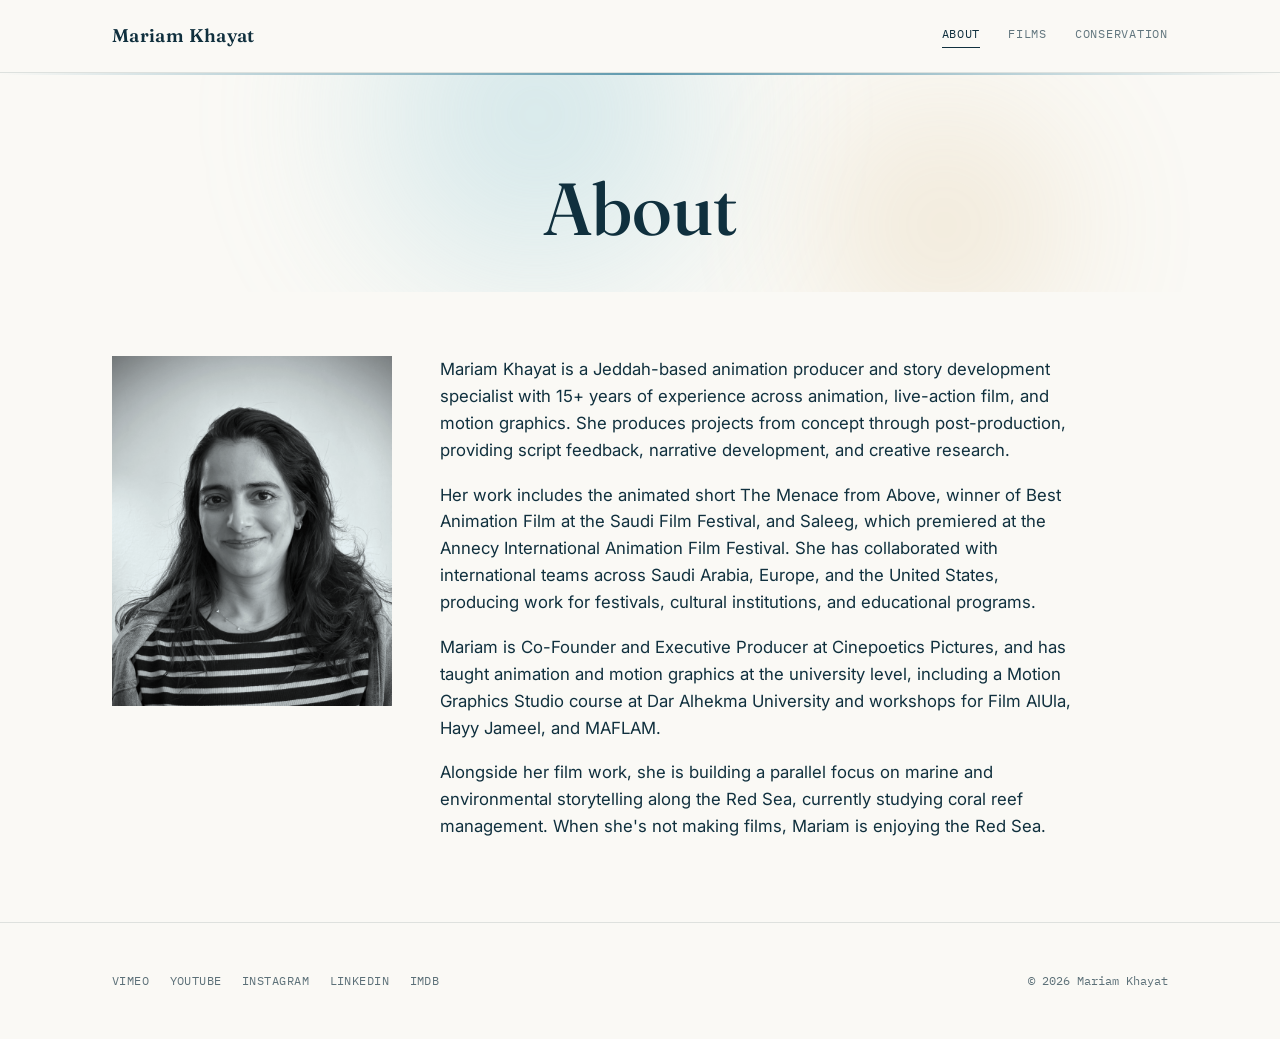
<file: about.html>
<!DOCTYPE html>
<html lang="en">
<head>
<meta charset="UTF-8">
<meta name="viewport" content="width=device-width, initial-scale=1">
<title>About — Mariam Khayat</title>
<link rel="preconnect" href="https://fonts.googleapis.com">
<link href="https://fonts.googleapis.com/css2?family=Fraunces:ital,opsz,wght@0,9..144,400;0,9..144,500;0,9..144,600;1,9..144,500&family=Inter:wght@400;500;600&family=IBM+Plex+Mono:wght@400;500&display=swap" rel="stylesheet">
<link rel="stylesheet" href="style.css">
</head>
<body>

<nav class="site-nav">
  <div class="wrap">
    <a href="index.html" class="name">Mariam Khayat</a>
    <div class="links">
      <a href="about.html" aria-current="page">About</a>
      <a href="films.html" class="track-film">Films</a>
      <a href="conservation.html" class="track-cons">Conservation</a>
    </div>
  </div>
</nav>
<div class="horizon"></div>

<header class="hero" style="padding-bottom:16px;">
  <div class="wrap">
    <h1>About</h1>
  </div>
</header>

<section class="block tight">
  <div class="wrap">
    <div style="display:grid; grid-template-columns: 280px 1fr; gap:48px; align-items:start;">
      <div style="position:relative; aspect-ratio:4/5; background:var(--bg-alt); overflow:hidden;">
        <img src="Mariam%20Khayat%20Headshot%202026.jpeg" alt="Portrait of Mariam Khayat" style="width:100%; height:100%; object-fit:cover;">
        <div style="position:absolute; inset:0; background:var(--sea-mid); opacity:0.15; mix-blend-mode:multiply;"></div>
      </div>
      <div class="bio-body">
        <p>Mariam Khayat is a Jeddah-based animation producer and story development specialist with 15+ years of experience across animation, live-action film, and motion graphics. She produces projects from concept through post-production, providing script feedback, narrative development, and creative research.</p>
        <p>Her work includes the animated short The Menace from Above, winner of Best Animation Film at the Saudi Film Festival, and Saleeg, which premiered at the Annecy International Animation Film Festival. She has collaborated with international teams across Saudi Arabia, Europe, and the United States, producing work for festivals, cultural institutions, and educational programs.</p>
        <p>Mariam is Co-Founder and Executive Producer at Cinepoetics Pictures, and has taught animation and motion graphics at the university level, including a Motion Graphics Studio course at Dar Alhekma University and workshops for Film AlUla, Hayy Jameel, and MAFLAM.</p>
        <p>Alongside her film work, she is building a parallel focus on marine and environmental storytelling along the Red Sea, currently studying coral reef management. When she's not making films, Mariam is enjoying the Red Sea.</p>
      </div>
    </div>
  </div>
</section>

<footer>
  <div class="wrap">
    <div class="socials">
      <a href="https://vimeo.com/mariamkhayat">Vimeo</a>
      <a href="https://www.youtube.com/user/MarmarKhayat">YouTube</a>
      <a href="https://www.instagram.com/markhayat/">Instagram</a>
      <a href="https://www.linkedin.com/in/mariamkhayat/">LinkedIn</a>
      <a href="http://www.imdb.com/name/nm8464386/">IMDb</a>
    </div>
    <div class="copy">&copy; 2026 Mariam Khayat</div>
  </div>
</footer>

</body>
</html>
</file>
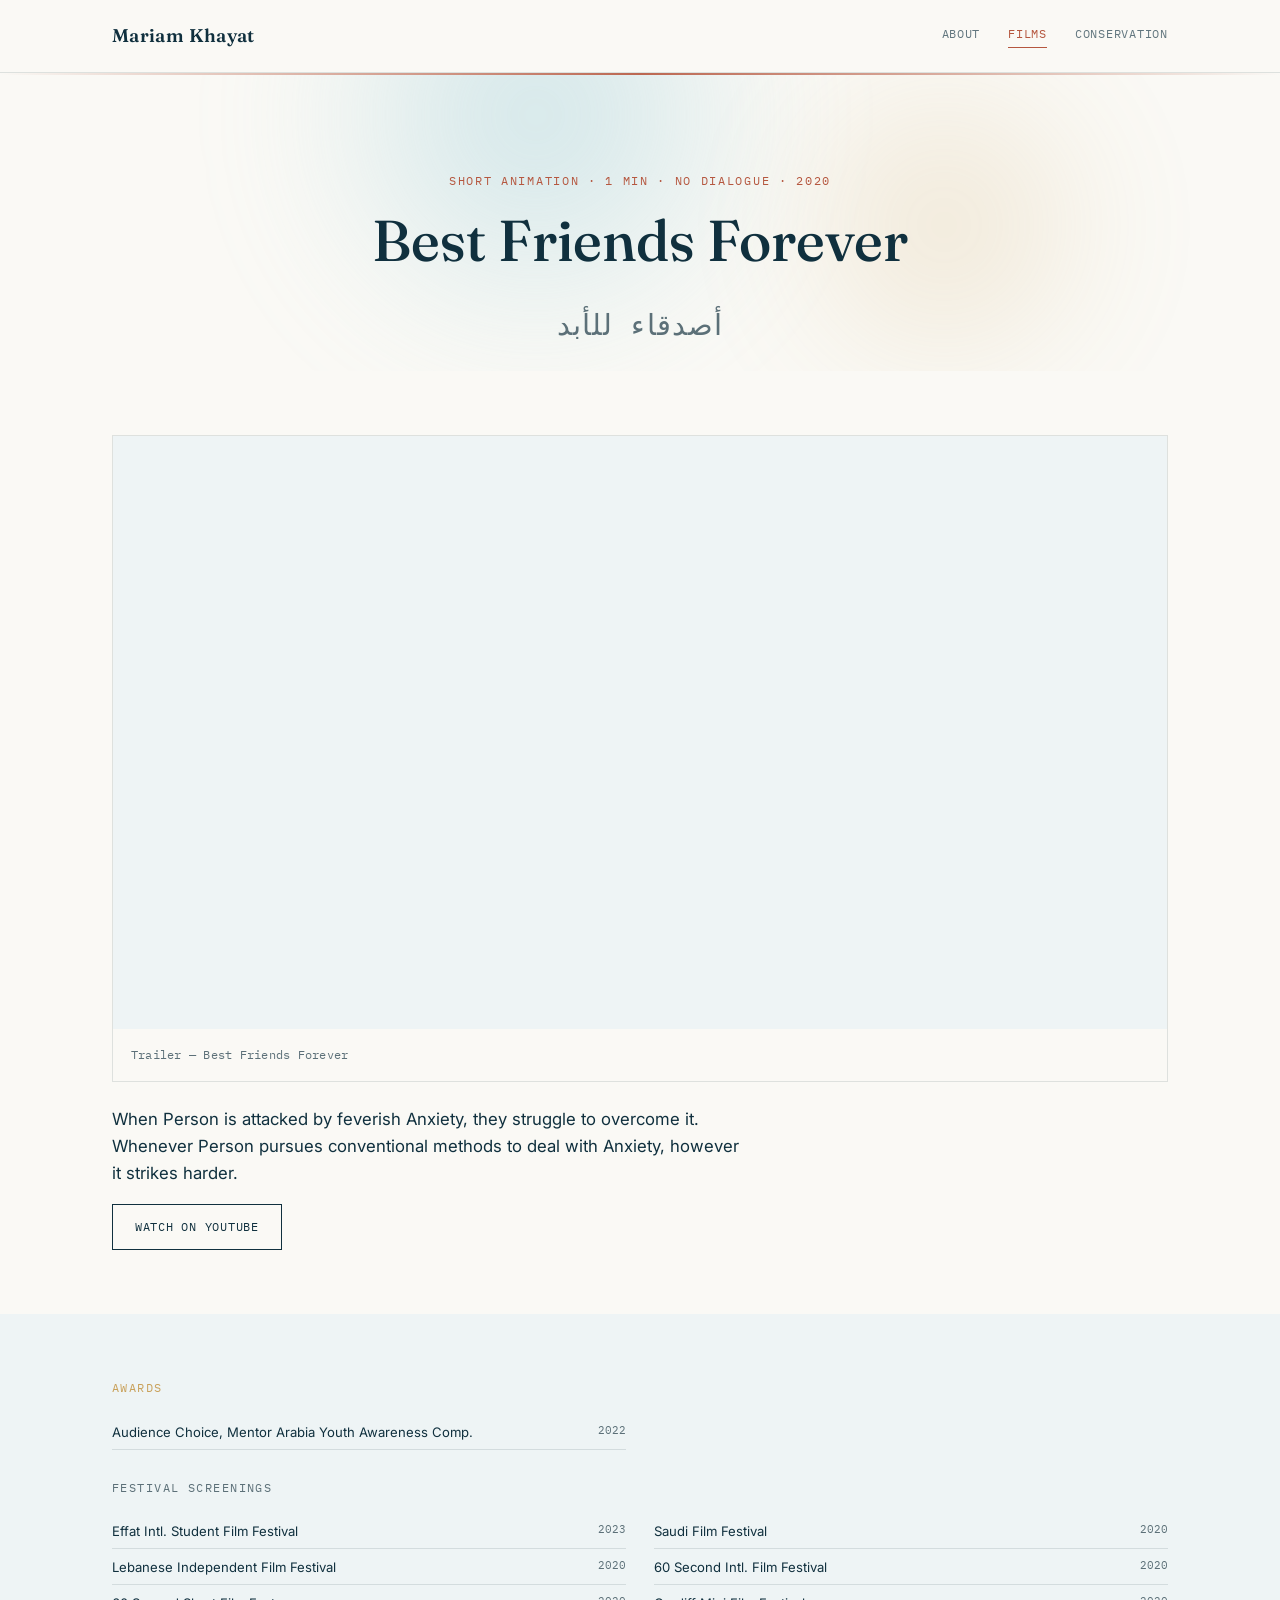
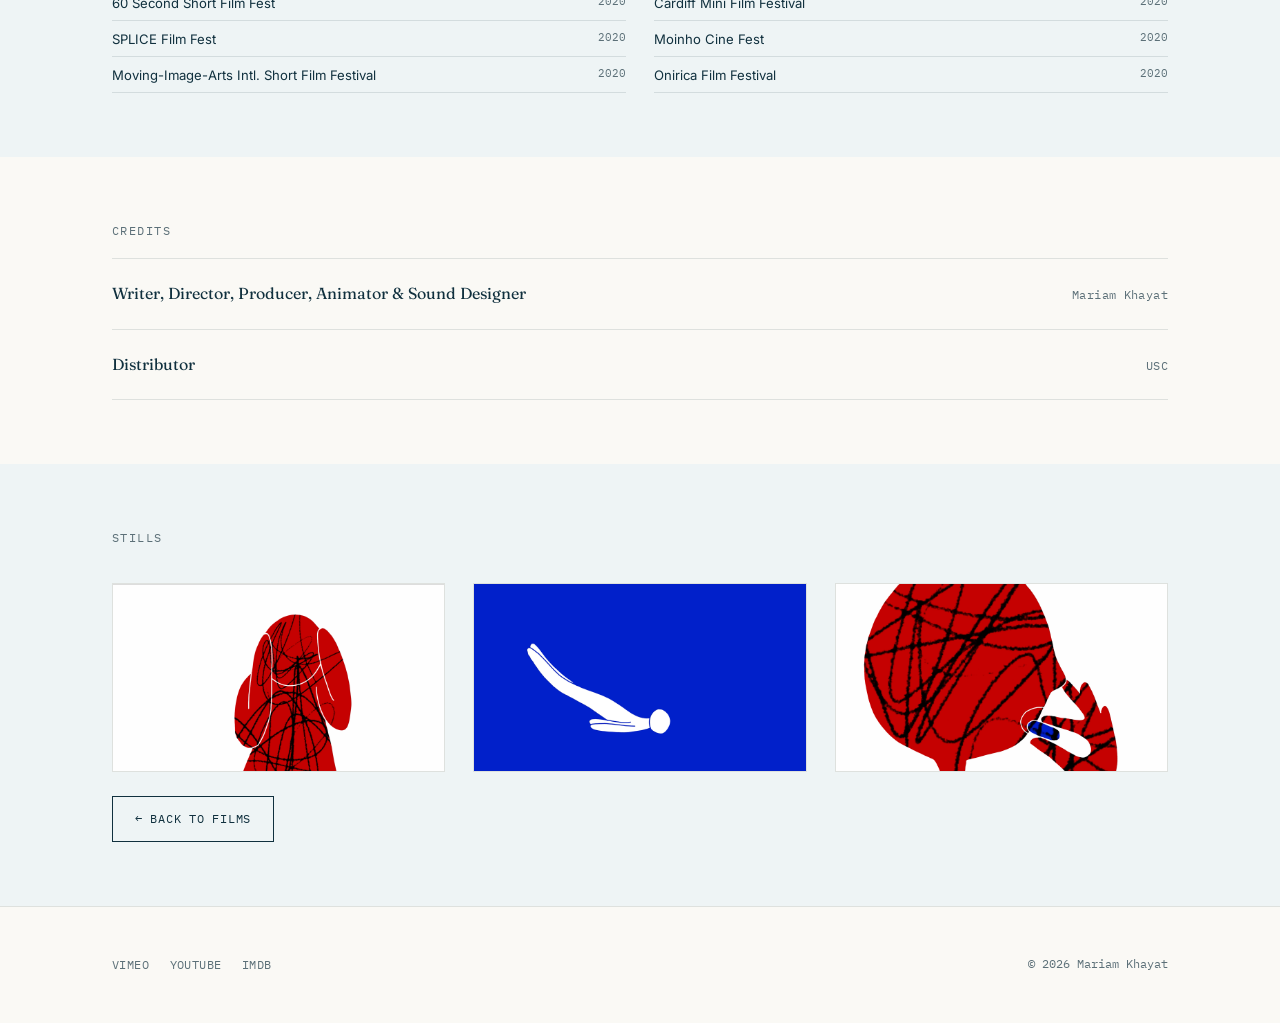
<file: best-friends-forever.html>
<!DOCTYPE html>
<html lang="en">
<head>
<meta charset="UTF-8">
<meta name="viewport" content="width=device-width, initial-scale=1">
<title>Best Friends Forever — Mariam Khayat</title>
<link rel="preconnect" href="https://fonts.googleapis.com">
<link href="https://fonts.googleapis.com/css2?family=Fraunces:ital,opsz,wght@0,9..144,400;0,9..144,500;0,9..144,600;1,9..144,500&family=Inter:wght@400;500;600&family=IBM+Plex+Mono:wght@400;500&display=swap" rel="stylesheet">
<link rel="stylesheet" href="style.css">
</head>
<body>

<nav class="site-nav">
  <div class="wrap">
    <a href="index.html" class="name">Mariam Khayat</a>
    <div class="links">
      <a href="about.html">About</a>
      <a href="films.html" class="track-film" aria-current="page">Films</a>
      <a href="conservation.html" class="track-cons">Conservation</a>
    </div>
  </div>
</nav>
<div class="horizon tone-film"></div>

<header class="hero" style="padding-bottom:24px;">
  <div class="wrap">
    <div class="eyebrow" style="color:var(--coral);">Short Animation · 1 min · No dialogue · 2020</div>
    <h1 style="font-size:clamp(2.2rem,5vw,3.6rem);">Best Friends Forever</h1>
    <div class="split-tagline" style="justify-content:center; font-size:clamp(1.1rem,2.5vw,1.8rem);">
      <span>أصدقاء للأبد</span>
    </div>
  </div>
</header>

<section class="block tight">
  <div class="wrap">
    <div class="video-card">
      <div class="frame"><iframe src="https://player.vimeo.com/video/379726381" title="Best Friends Forever — Trailer" allowfullscreen></iframe></div>
      <div class="cap">Trailer — Best Friends Forever</div>
    </div>
    <div class="bio-body" style="margin-top:24px;">
      <p>When Person is attacked by feverish Anxiety, they struggle to overcome it. Whenever Person pursues conventional methods to deal with Anxiety, however it strikes harder.</p>
    </div>
    <div style="display:flex; flex-wrap:wrap; gap:10px; margin-top:8px;">
      <a href="https://youtu.be/8O4W0nwX1aQ" class="btn" target="_blank" rel="noopener">Watch on YouTube</a>
    </div>
  </div>
</section>

<section class="block tight paper">
  <div class="wrap">
    <div class="kicker gold">Awards</div>
    <div class="fest-compact">
      <div class="row"><span>Audience Choice, Mentor Arabia Youth Awareness Comp.</span><span class="meta">2022</span></div>
    </div>

    <div class="kicker" style="margin-top:28px;">Festival Screenings</div>
    <div class="fest-compact">
      <div class="row"><span>Effat Intl. Student Film Festival</span><span class="meta">2023</span></div>
      <div class="row"><span>Saudi Film Festival</span><span class="meta">2020</span></div>
      <div class="row"><span>Lebanese Independent Film Festival</span><span class="meta">2020</span></div>
      <div class="row"><span>60 Second Intl. Film Festival</span><span class="meta">2020</span></div>
      <div class="row"><span>60 Second Short Film Fest</span><span class="meta">2020</span></div>
      <div class="row"><span>Cardiff Mini Film Festival</span><span class="meta">2020</span></div>
      <div class="row"><span>SPLICE Film Fest</span><span class="meta">2020</span></div>
      <div class="row"><span>Moinho Cine Fest</span><span class="meta">2020</span></div>
      <div class="row"><span>Moving-Image-Arts Intl. Short Film Festival</span><span class="meta">2020</span></div>
      <div class="row"><span>Onirica Film Festival</span><span class="meta">2020</span></div>
    </div>
  </div>
</section>

<section class="block tight">
  <div class="wrap">
    <div class="kicker">Credits</div>
    <div class="credit-row"><div class="title" style="font-size:1rem;">Writer, Director, Producer, Animator &amp; Sound Designer</div><div class="meta">Mariam Khayat</div></div>
    <div class="credit-row"><div class="title" style="font-size:1rem;">Distributor</div><div class="meta">USC</div></div>
  </div>
</section>

<section class="block tight paper">
  <div class="wrap">
    <div class="kicker">Stills</div>
    <div class="video-grid">
      <div class="video-card"><div class="frame"><img src="BFF_Still01.jpg" alt="Still from Best Friends Forever" style="width:100%;height:100%;object-fit:cover;"></div></div>
      <div class="video-card"><div class="frame"><img src="BFF_Still02.jpeg" alt="Still from Best Friends Forever" style="width:100%;height:100%;object-fit:cover;"></div></div>
      <div class="video-card"><div class="frame"><img src="BFF_Still03.jpeg" alt="Still from Best Friends Forever" style="width:100%;height:100%;object-fit:cover;"></div></div>
    </div>
    <a href="films.html" class="btn coral" style="margin-top:24px;">&larr; Back to Films</a>
  </div>
</section>

<footer>
  <div class="wrap">
    <div class="socials">
      <a href="https://vimeo.com/mariamkhayat">Vimeo</a>
      <a href="https://www.youtube.com/user/MarmarKhayat">YouTube</a>
      <a href="http://www.imdb.com/name/nm8464386/">IMDb</a>
    </div>
    <div class="copy">&copy; 2026 Mariam Khayat</div>
  </div>
</footer>

</body>
</html>
</file>
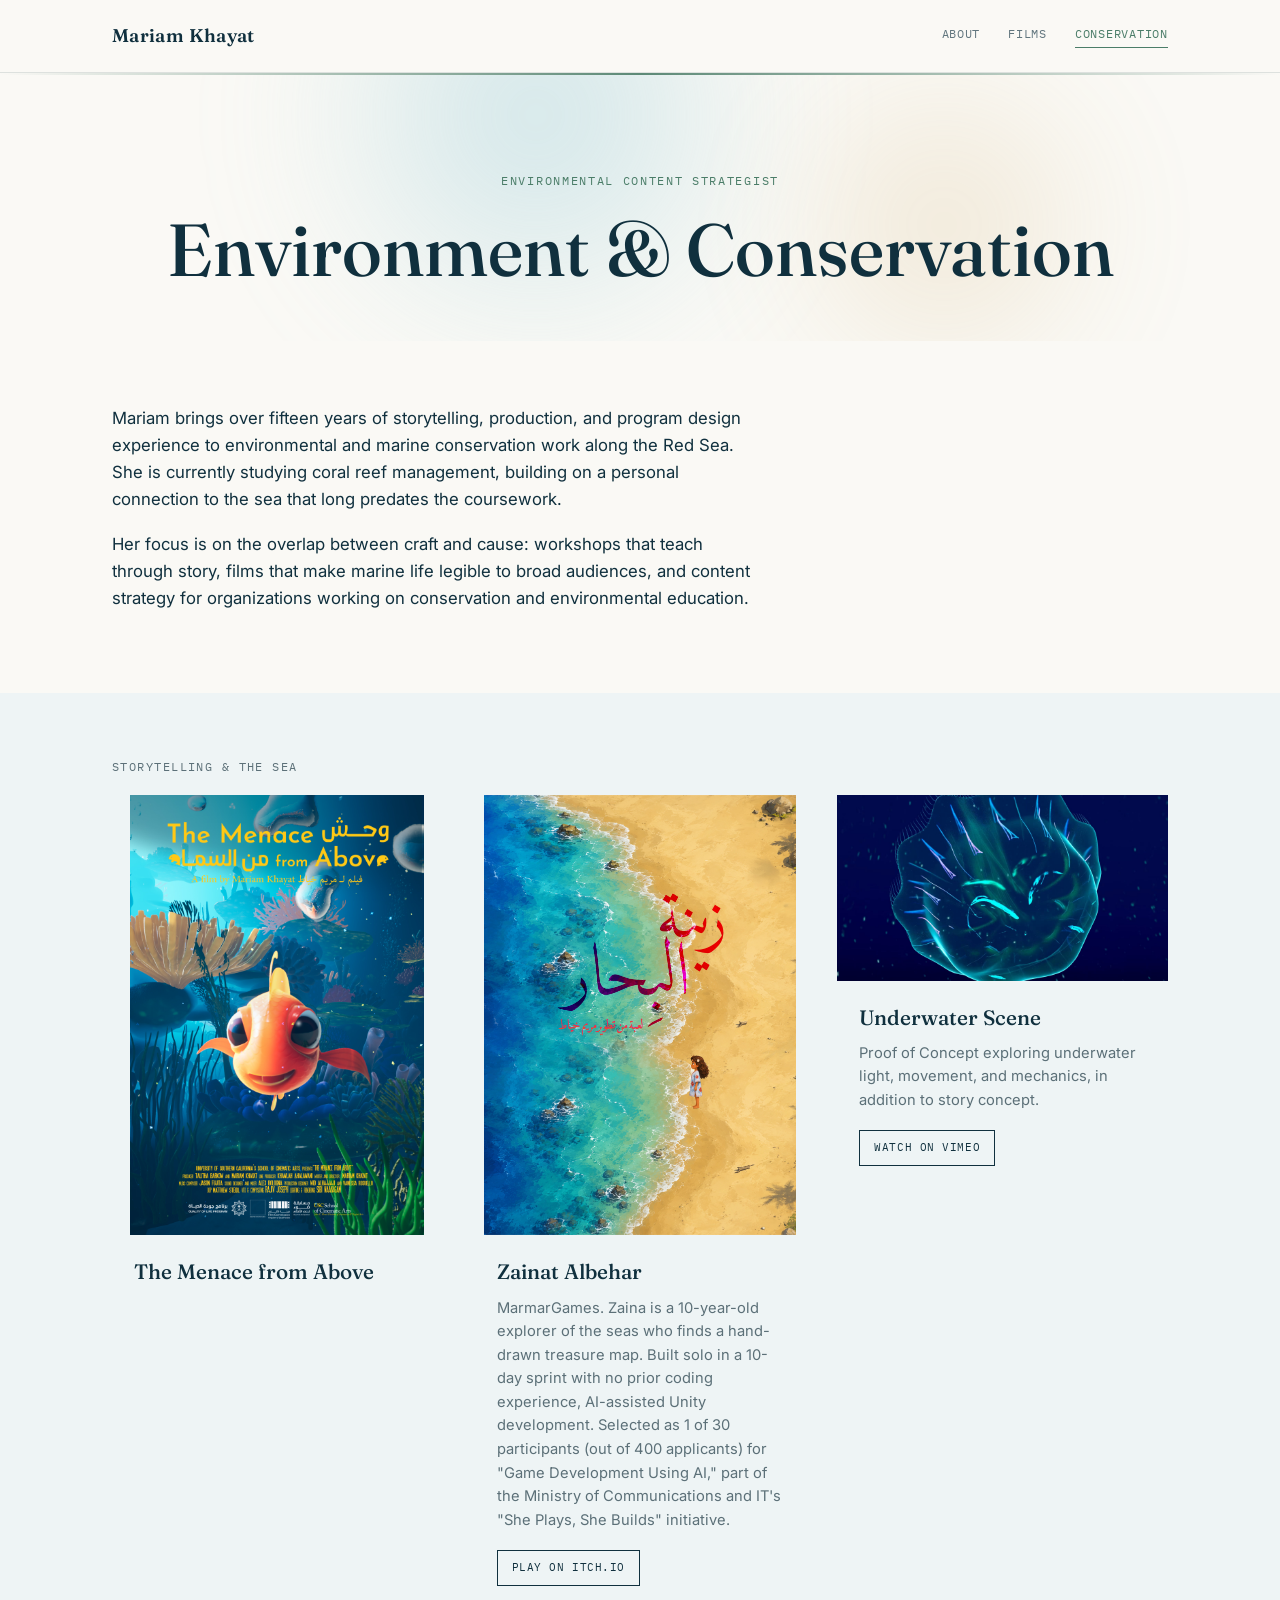
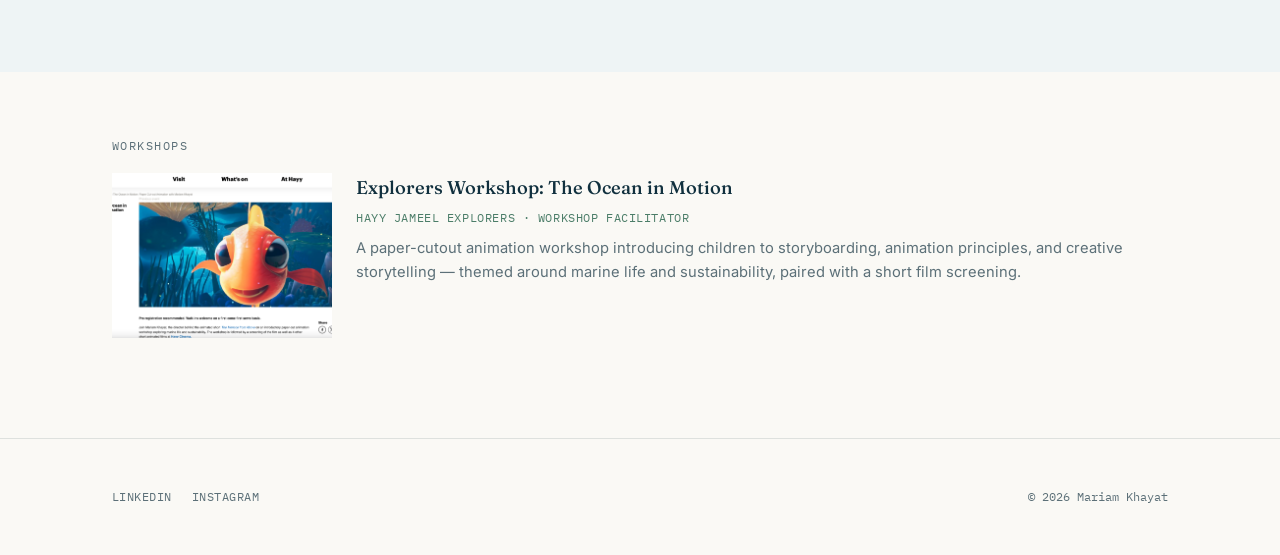
<file: conservation.html>
<!DOCTYPE html>
<html lang="en">
<head>
<meta charset="UTF-8">
<meta name="viewport" content="width=device-width, initial-scale=1">
<title>Environment &amp; Conservation — Mariam Khayat</title>
<link rel="preconnect" href="https://fonts.googleapis.com">
<link href="https://fonts.googleapis.com/css2?family=Fraunces:ital,opsz,wght@0,9..144,400;0,9..144,500;0,9..144,600;1,9..144,500&family=Inter:wght@400;500;600&family=IBM+Plex+Mono:wght@400;500&display=swap" rel="stylesheet">
<link rel="stylesheet" href="style.css">
</head>
<body>

<nav class="site-nav">
  <div class="wrap">
    <a href="index.html" class="name">Mariam Khayat</a>
    <div class="links">
      <a href="about.html">About</a>
      <a href="films.html" class="track-film">Films</a>
      <a href="conservation.html" class="track-cons" aria-current="page">Conservation</a>
    </div>
  </div>
</nav>
<div class="horizon tone-cons"></div>

<header class="hero" style="padding-bottom:24px;">
  <div class="wrap">
    <div class="eyebrow" style="color:var(--seagrass);">Environmental Content Strategist</div>
    <h1>Environment &amp; Conservation</h1>
  </div>
</header>

<section class="block tight">
  <div class="wrap">
    <div class="bio-body">
      <p>Mariam brings over fifteen years of storytelling, production, and program design experience to environmental and marine conservation work along the Red Sea. She is currently studying coral reef management, building on a personal connection to the sea that long predates the coursework.</p>
      <p>Her focus is on the overlap between craft and cause: workshops that teach through story, films that make marine life legible to broad audiences, and content strategy for organizations working on conservation and environmental education.</p>
    </div>
  </div>
</section>

<section class="block tight paper">
  <div class="wrap">
    <div class="kicker">Storytelling &amp; the Sea</div>
    <div class="film-grid">

      <div class="film-card">
        <a href="menace-from-above.html" class="thumb"><img src="TMFA_Poster.jpeg" alt="The Menace from Above"></a>
        <div class="body">
          <h3><a href="menace-from-above.html">The Menace from Above</a></h3>
        </div>
      </div>

      <div class="film-card">
        <div class="thumb"><img src="Zaina_Poster.png" alt="Zainat Albehar"></div>
        <div class="body">
          <h3>Zainat Albehar</h3>
          <p>MarmarGames. Zaina is a 10-year-old explorer of the seas who finds a hand-drawn treasure map. Built solo in a 10-day sprint with no prior coding experience, AI-assisted Unity development. Selected as 1 of 30 participants (out of 400 applicants) for "Game Development Using AI," part of the Ministry of Communications and IT's "She Plays, She Builds" initiative.</p>
          <div class="actions">
            <a href="#" target="_blank" rel="noopener"><!-- replace # with the itch.io URL -->Play on itch.io</a>
          </div>
        </div>
      </div>

      <div class="film-card">
        <div class="thumb" style="aspect-ratio:16/9;"><img src="UnderwaterScene.jpg" alt="Underwater Scene concept test"></div>
        <div class="body">
          <h3>Underwater Scene</h3>
          <p>Proof of Concept exploring underwater light, movement, and mechanics, in addition to story concept.</p>
          <div class="actions">
            <a href="https://vimeo.com/378950968?fl=ip&fe=ec" target="_blank" rel="noopener">Watch on Vimeo</a>
          </div>
        </div>
      </div>

    </div>
  </div>
</section>

<section class="block tight">
  <div class="wrap">
    <div class="kicker">Workshops</div>
    <div class="workshop-card">
      <div class="thumb"><img src="WorkshopHayy_01.png" alt="Explorers Workshop: The Ocean in Motion"></div>
      <div>
        <h3>Explorers Workshop: The Ocean in Motion</h3>
        <div class="org">Hayy Jameel Explorers · Workshop Facilitator</div>
        <p>A paper-cutout animation workshop introducing children to storyboarding, animation principles, and creative storytelling — themed around marine life and sustainability, paired with a short film screening.</p>
      </div>
    </div>
  </div>
</section>

<footer>
  <div class="wrap">
    <div class="socials">
      <a href="https://www.linkedin.com/in/mariamkhayat/">LinkedIn</a>
      <a href="https://www.instagram.com/markhayat/">Instagram</a>
    </div>
    <div class="copy">&copy; 2026 Mariam Khayat</div>
  </div>
</footer>

</body>
</html>
</file>
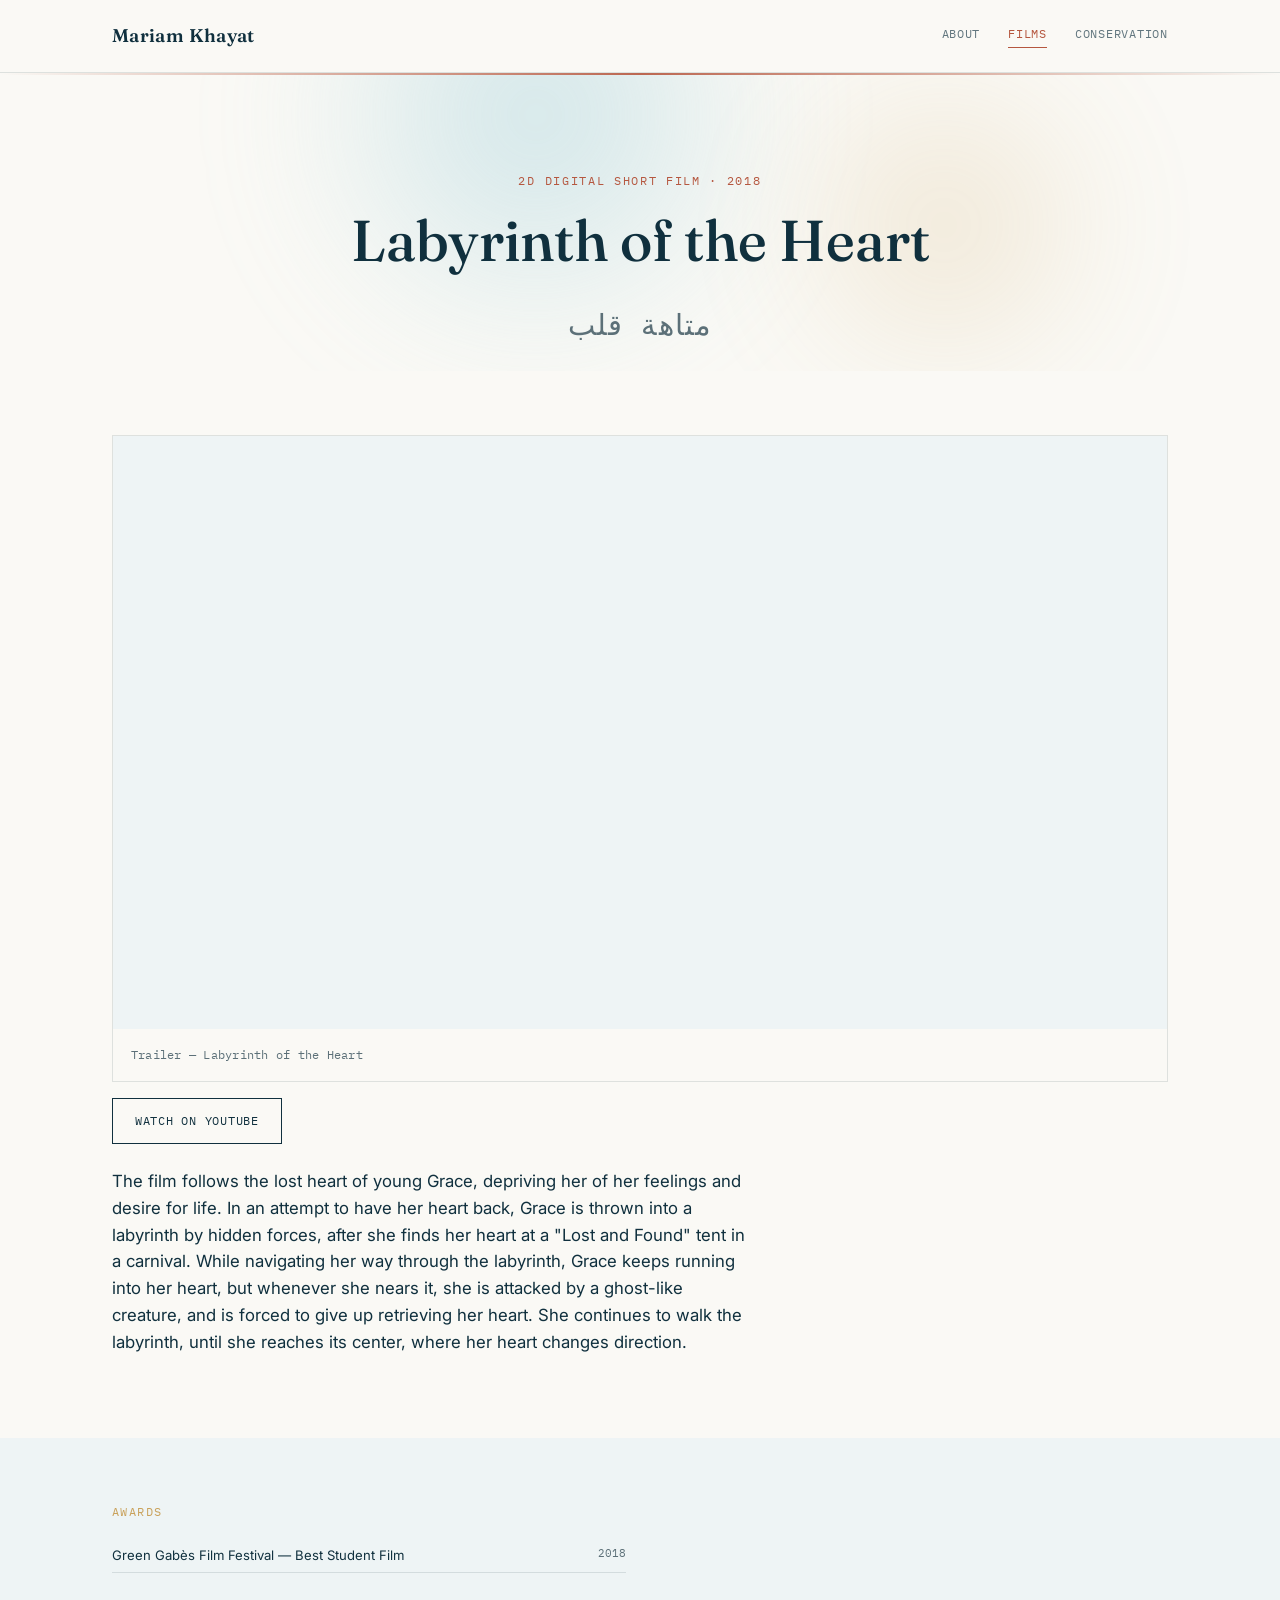
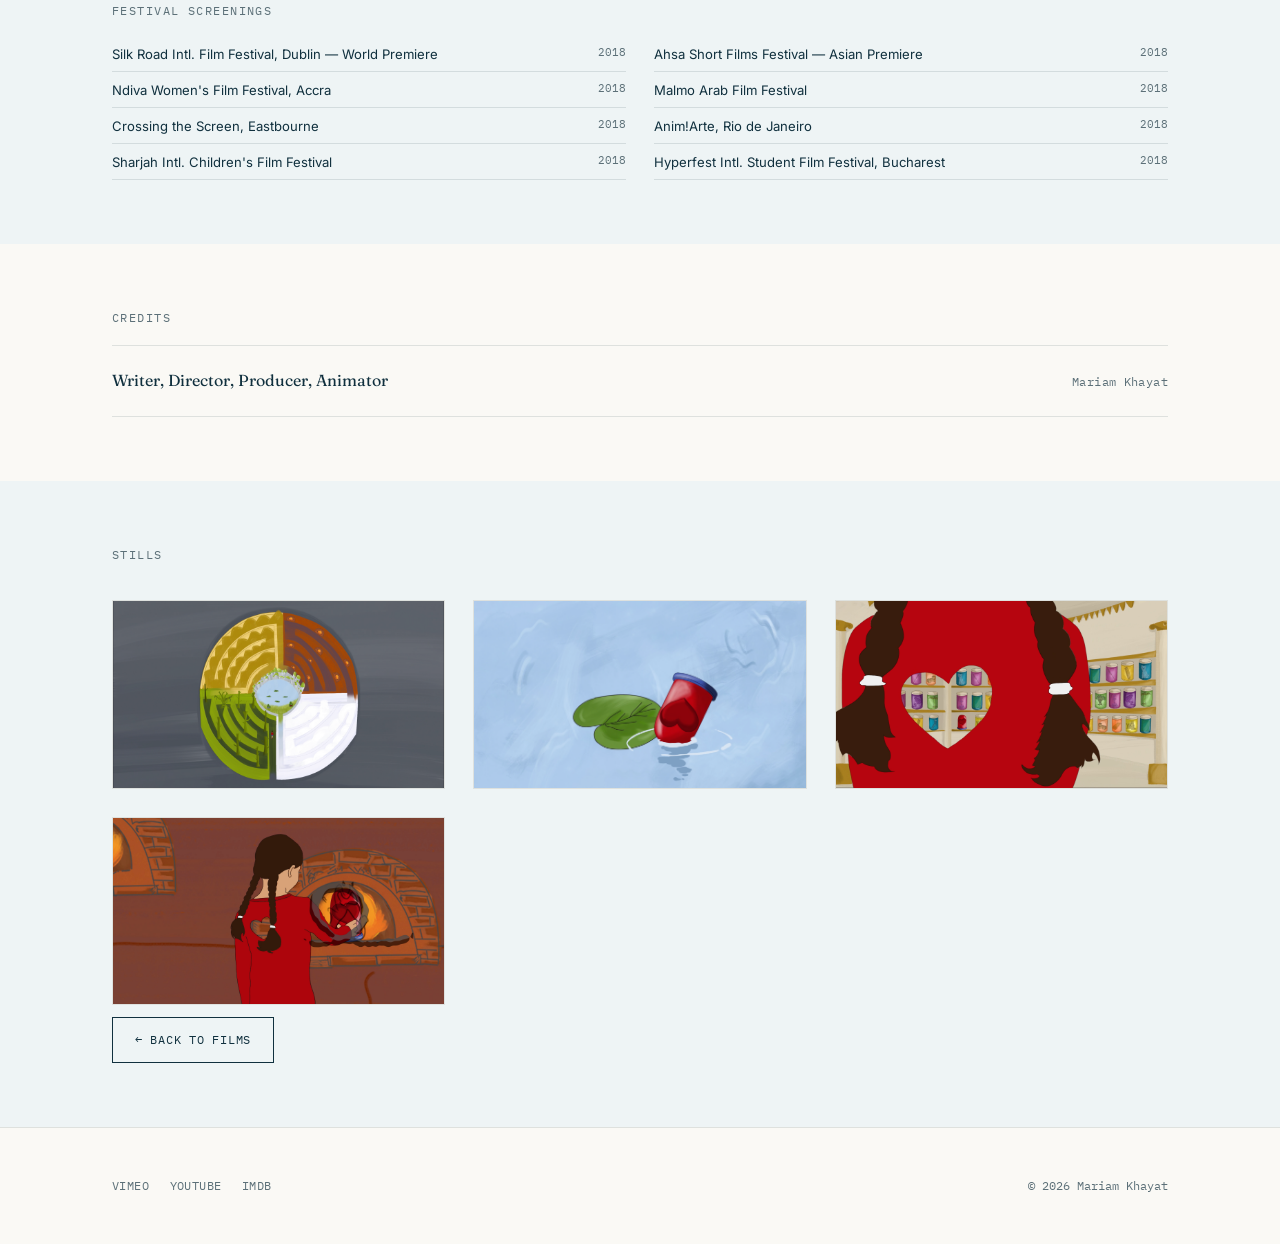
<file: labyrinth-of-the-heart.html>
<!DOCTYPE html>
<html lang="en">
<head>
<meta charset="UTF-8">
<meta name="viewport" content="width=device-width, initial-scale=1">
<title>Labyrinth of the Heart — Mariam Khayat</title>
<link rel="preconnect" href="https://fonts.googleapis.com">
<link href="https://fonts.googleapis.com/css2?family=Fraunces:ital,opsz,wght@0,9..144,400;0,9..144,500;0,9..144,600;1,9..144,500&family=Inter:wght@400;500;600&family=IBM+Plex+Mono:wght@400;500&display=swap" rel="stylesheet">
<link rel="stylesheet" href="style.css">
</head>
<body>

<nav class="site-nav">
  <div class="wrap">
    <a href="index.html" class="name">Mariam Khayat</a>
    <div class="links">
      <a href="about.html">About</a>
      <a href="films.html" class="track-film" aria-current="page">Films</a>
      <a href="conservation.html" class="track-cons">Conservation</a>
    </div>
  </div>
</nav>
<div class="horizon tone-film"></div>

<header class="hero" style="padding-bottom:24px;">
  <div class="wrap">
    <div class="eyebrow" style="color:var(--coral);">2D Digital Short Film · 2018</div>
    <h1 style="font-size:clamp(2.2rem,5vw,3.6rem);">Labyrinth of the Heart</h1>
    <div class="split-tagline" style="justify-content:center; font-size:clamp(1.1rem,2.5vw,1.8rem);">
      <span>متاهة قلب</span>
    </div>
  </div>
</header>

<section class="block tight">
  <div class="wrap">
    <div class="video-card">
      <div class="frame">
        <iframe src="https://www.youtube.com/embed/OlC767GDtJs" title="Labyrinth of the Heart — Trailer" allowfullscreen></iframe>
      </div>
      <div class="cap">Trailer — Labyrinth of the Heart</div>
    </div>
    <div style="display:flex; flex-wrap:wrap; gap:10px; margin-top:16px;">
      <a href="https://youtu.be/becQcpYGl-U" class="btn" target="_blank" rel="noopener">Watch on YouTube</a>
    </div>
    <div class="bio-body" style="margin-top:24px;">
      <p>The film follows the lost heart of young Grace, depriving her of her feelings and desire for life. In an attempt to have her heart back, Grace is thrown into a labyrinth by hidden forces, after she finds her heart at a "Lost and Found" tent in a carnival. While navigating her way through the labyrinth, Grace keeps running into her heart, but whenever she nears it, she is attacked by a ghost-like creature, and is forced to give up retrieving her heart. She continues to walk the labyrinth, until she reaches its center, where her heart changes direction.</p>
    </div>
  </div>
</section>

<section class="block tight paper">
  <div class="wrap">
    <div class="kicker gold">Awards</div>
    <div class="fest-compact">
      <div class="row"><span>Green Gabès Film Festival — Best Student Film</span><span class="meta">2018</span></div>
    </div>

    <div class="kicker" style="margin-top:28px;">Festival Screenings</div>
    <div class="fest-compact">
      <div class="row"><span>Silk Road Intl. Film Festival, Dublin — World Premiere</span><span class="meta">2018</span></div>
      <div class="row"><span>Ahsa Short Films Festival — Asian Premiere</span><span class="meta">2018</span></div>
      <div class="row"><span>Ndiva Women's Film Festival, Accra</span><span class="meta">2018</span></div>
      <div class="row"><span>Malmo Arab Film Festival</span><span class="meta">2018</span></div>
      <div class="row"><span>Crossing the Screen, Eastbourne</span><span class="meta">2018</span></div>
      <div class="row"><span>Anim!Arte, Rio de Janeiro</span><span class="meta">2018</span></div>
      <div class="row"><span>Sharjah Intl. Children's Film Festival</span><span class="meta">2018</span></div>
      <div class="row"><span>Hyperfest Intl. Student Film Festival, Bucharest</span><span class="meta">2018</span></div>
    </div>
  </div>
</section>

<section class="block tight">
  <div class="wrap">
    <div class="kicker">Credits</div>
    <div class="credit-row"><div class="title" style="font-size:1rem;">Writer, Director, Producer, Animator</div><div class="meta">Mariam Khayat</div></div>
  </div>
</section>

<section class="block tight paper">
  <div class="wrap">
    <div class="kicker">Stills</div>
    <div class="video-grid">
      <div class="video-card"><div class="frame"><img src="LOTH_Still1.png" alt="Still from Labyrinth of the Heart" style="width:100%;height:100%;object-fit:cover;"></div></div>
      <div class="video-card"><div class="frame"><img src="LOTH_Still2.png" alt="Still from Labyrinth of the Heart" style="width:100%;height:100%;object-fit:cover;"></div></div>
      <div class="video-card"><div class="frame"><img src="LOTH_Still3.png" alt="Still from Labyrinth of the Heart" style="width:100%;height:100%;object-fit:cover;"></div></div>
      <div class="video-card"><div class="frame"><img src="LOTH_Still4.png" alt="Still from Labyrinth of the Heart" style="width:100%;height:100%;object-fit:cover;"></div></div>
    </div>
    <a href="films.html" class="btn coral" style="margin-top:12px;">&larr; Back to Films</a>
  </div>
</section>

<footer>
  <div class="wrap">
    <div class="socials">
      <a href="https://vimeo.com/mariamkhayat">Vimeo</a>
      <a href="https://www.youtube.com/user/MarmarKhayat">YouTube</a>
      <a href="http://www.imdb.com/name/nm8464386/">IMDb</a>
    </div>
    <div class="copy">&copy; 2026 Mariam Khayat</div>
  </div>
</footer>

</body>
</html>
</file>
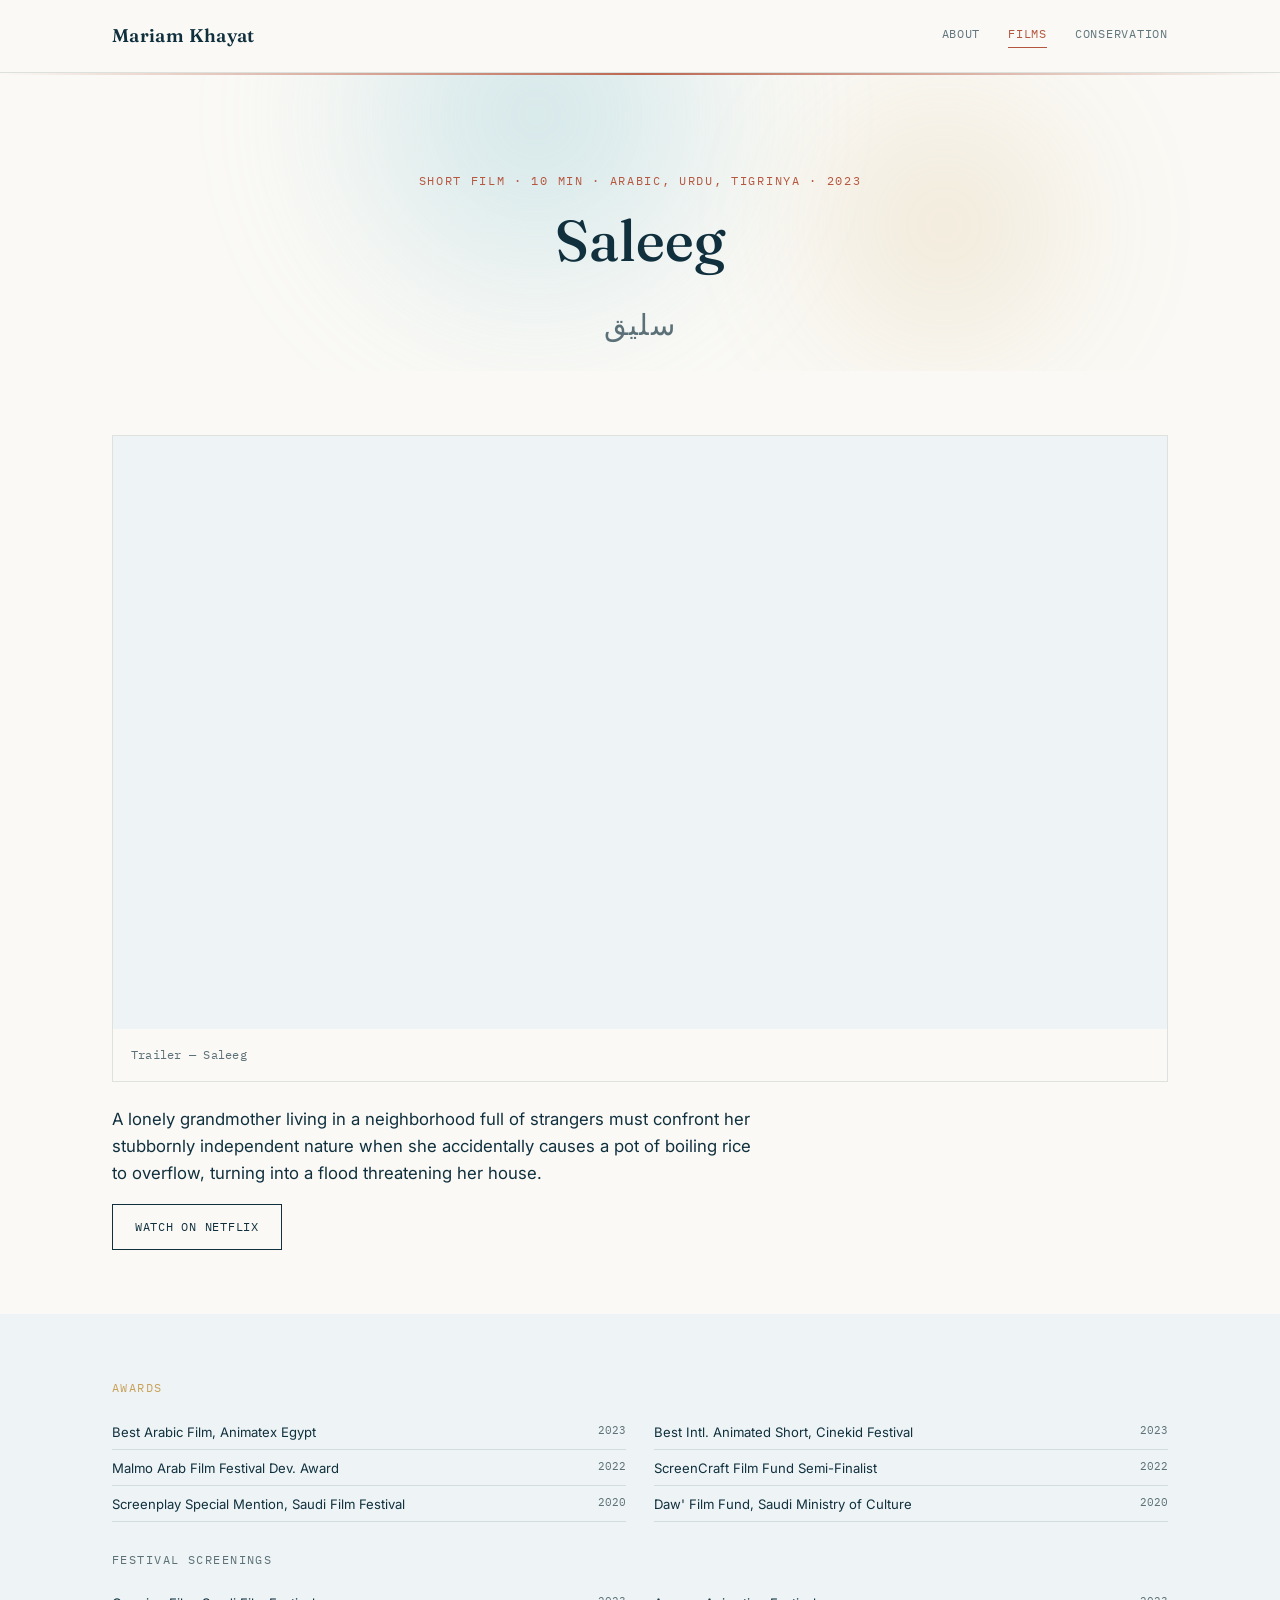
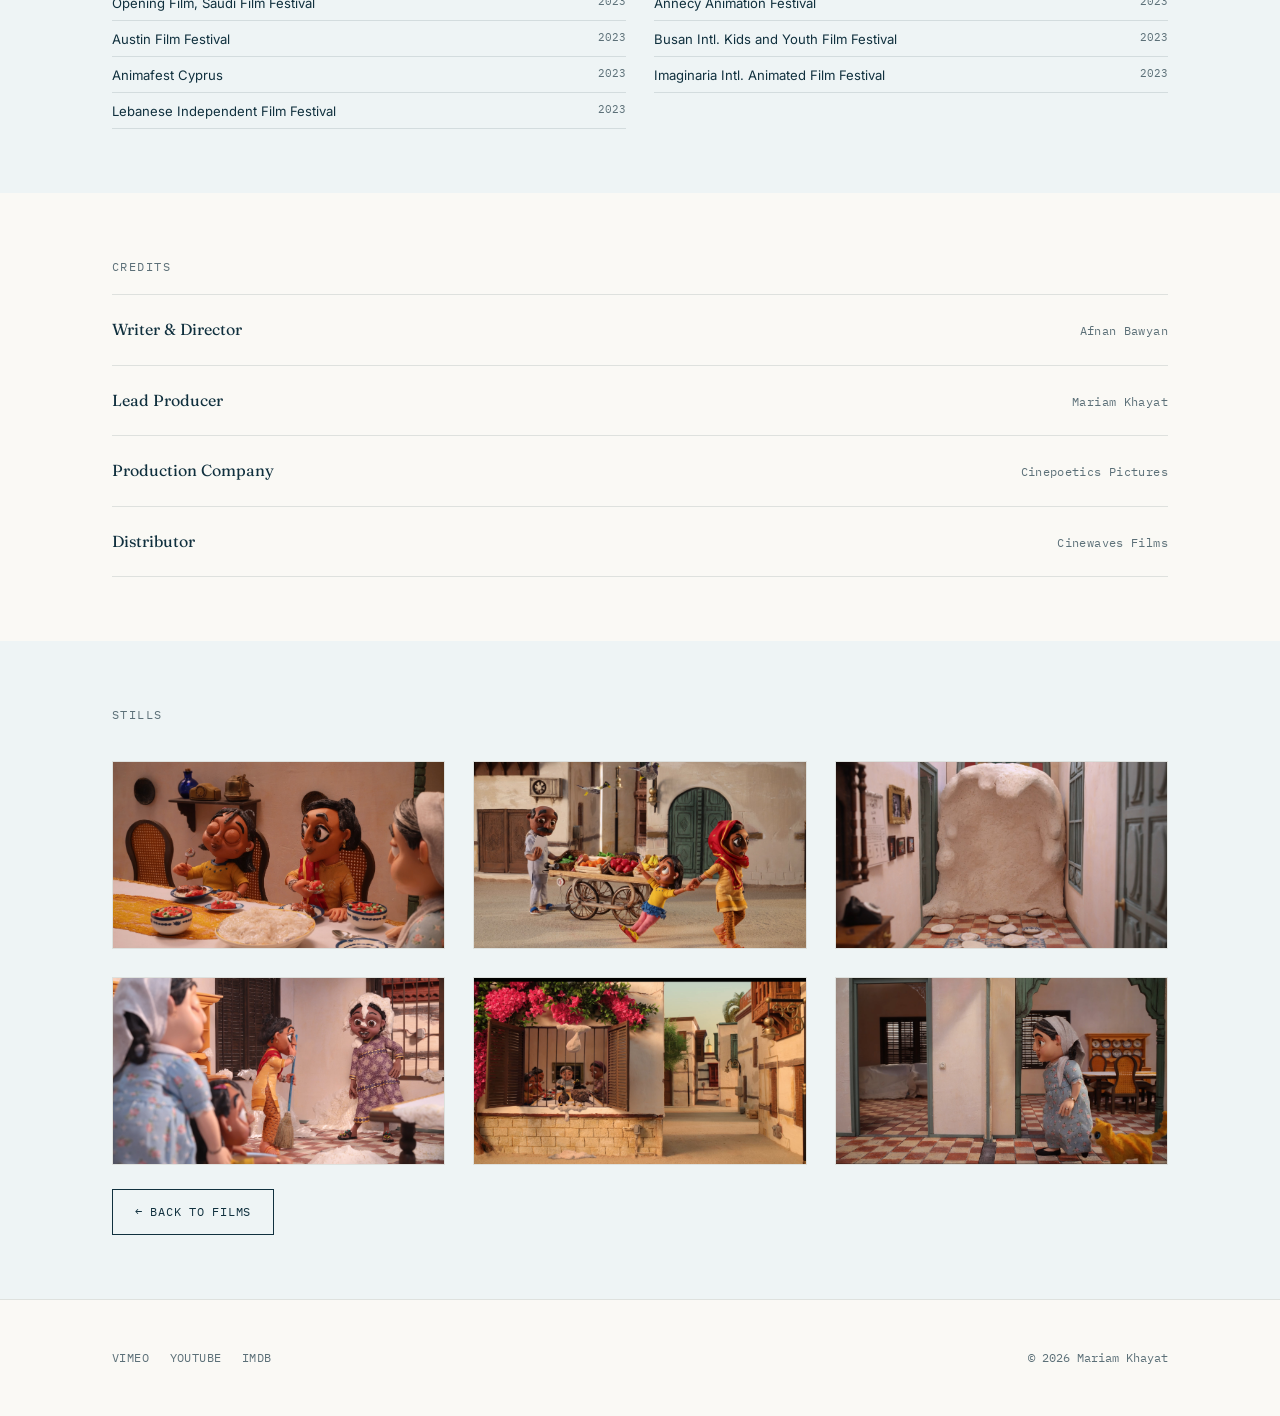
<file: saleeg.html>
<!DOCTYPE html>
<html lang="en">
<head>
<meta charset="UTF-8">
<meta name="viewport" content="width=device-width, initial-scale=1">
<title>Saleeg — Mariam Khayat</title>
<link rel="preconnect" href="https://fonts.googleapis.com">
<link href="https://fonts.googleapis.com/css2?family=Fraunces:ital,opsz,wght@0,9..144,400;0,9..144,500;0,9..144,600;1,9..144,500&family=Inter:wght@400;500;600&family=IBM+Plex+Mono:wght@400;500&display=swap" rel="stylesheet">
<link rel="stylesheet" href="style.css">
</head>
<body>

<nav class="site-nav">
  <div class="wrap">
    <a href="index.html" class="name">Mariam Khayat</a>
    <div class="links">
      <a href="about.html">About</a>
      <a href="films.html" class="track-film" aria-current="page">Films</a>
      <a href="conservation.html" class="track-cons">Conservation</a>
    </div>
  </div>
</nav>
<div class="horizon tone-film"></div>

<header class="hero" style="padding-bottom:24px;">
  <div class="wrap">
    <div class="eyebrow" style="color:var(--coral);">Short Film · 10 min · Arabic, Urdu, Tigrinya · 2023</div>
    <h1 style="font-size:clamp(2.2rem,5vw,3.6rem);">Saleeg</h1>
    <div class="split-tagline" style="justify-content:center; font-size:clamp(1.1rem,2.5vw,1.8rem);">
      <span>سليق</span>
    </div>
  </div>
</header>

<section class="block tight">
  <div class="wrap">
    <div class="video-card">
      <div class="frame"><iframe src="https://www.youtube.com/embed/DLsQAamgQtQ" title="Saleeg — Trailer" allowfullscreen></iframe></div>
      <div class="cap">Trailer — Saleeg</div>
    </div>
    <div class="bio-body" style="margin-top:24px;">
      <p>A lonely grandmother living in a neighborhood full of strangers must confront her stubbornly independent nature when she accidentally causes a pot of boiling rice to overflow, turning into a flood threatening her house.</p>
    </div>
    <div style="display:flex; flex-wrap:wrap; gap:10px; margin-top:8px;">
      <a href="https://www.netflix.com/watch/81780062?trackId=255824129" class="btn coral" target="_blank" rel="noopener">Watch on Netflix</a>
    </div>
  </div>
</section>

<section class="block tight paper">
  <div class="wrap">
    <div class="kicker gold">Awards</div>
    <div class="fest-compact">
      <div class="row"><span>Best Arabic Film, Animatex Egypt</span><span class="meta">2023</span></div>
      <div class="row"><span>Best Intl. Animated Short, Cinekid Festival</span><span class="meta">2023</span></div>
      <div class="row"><span>Malmo Arab Film Festival Dev. Award</span><span class="meta">2022</span></div>
      <div class="row"><span>ScreenCraft Film Fund Semi-Finalist</span><span class="meta">2022</span></div>
      <div class="row"><span>Screenplay Special Mention, Saudi Film Festival</span><span class="meta">2020</span></div>
      <div class="row"><span>Daw' Film Fund, Saudi Ministry of Culture</span><span class="meta">2020</span></div>
    </div>

    <div class="kicker" style="margin-top:28px;">Festival Screenings</div>
    <div class="fest-compact">
      <div class="row"><span>Opening Film, Saudi Film Festival</span><span class="meta">2023</span></div>
      <div class="row"><span>Annecy Animation Festival</span><span class="meta">2023</span></div>
      <div class="row"><span>Austin Film Festival</span><span class="meta">2023</span></div>
      <div class="row"><span>Busan Intl. Kids and Youth Film Festival</span><span class="meta">2023</span></div>
      <div class="row"><span>Animafest Cyprus</span><span class="meta">2023</span></div>
      <div class="row"><span>Imaginaria Intl. Animated Film Festival</span><span class="meta">2023</span></div>
      <div class="row"><span>Lebanese Independent Film Festival</span><span class="meta">2023</span></div>
    </div>
  </div>
</section>

<section class="block tight">
  <div class="wrap">
    <div class="kicker">Credits</div>
    <div class="credit-row"><div class="title" style="font-size:1rem;">Writer &amp; Director</div><div class="meta">Afnan Bawyan</div></div>
    <div class="credit-row"><div class="title" style="font-size:1rem;">Lead Producer</div><div class="meta">Mariam Khayat</div></div>
    <div class="credit-row"><div class="title" style="font-size:1rem;">Production Company</div><div class="meta">Cinepoetics Pictures</div></div>
    <div class="credit-row"><div class="title" style="font-size:1rem;">Distributor</div><div class="meta">Cinewaves Films</div></div>
  </div>
</section>

<section class="block tight paper">
  <div class="wrap">
    <div class="kicker">Stills</div>
    <div class="video-grid">
      <div class="video-card"><div class="frame"><img src="Saleeg_Still01.jpg" alt="Still from Saleeg" style="width:100%;height:100%;object-fit:cover;"></div></div>
      <div class="video-card"><div class="frame"><img src="Saleeg_Still02.jpg" alt="Still from Saleeg" style="width:100%;height:100%;object-fit:cover;"></div></div>
      <div class="video-card"><div class="frame"><img src="Saleeg_Still03.jpg" alt="Still from Saleeg" style="width:100%;height:100%;object-fit:cover;"></div></div>
      <div class="video-card"><div class="frame"><img src="Saleeg_Still04.jpg" alt="Still from Saleeg" style="width:100%;height:100%;object-fit:cover;"></div></div>
      <div class="video-card"><div class="frame"><img src="Saleeg_Still05.jpg" alt="Still from Saleeg" style="width:100%;height:100%;object-fit:cover;"></div></div>
      <div class="video-card"><div class="frame"><img src="Saleeg_Still06.jpg" alt="Still from Saleeg" style="width:100%;height:100%;object-fit:cover;"></div></div>
    </div>
    <a href="films.html" class="btn coral" style="margin-top:24px;">&larr; Back to Films</a>
  </div>
</section>

<footer>
  <div class="wrap">
    <div class="socials">
      <a href="https://vimeo.com/mariamkhayat">Vimeo</a>
      <a href="https://www.youtube.com/user/MarmarKhayat">YouTube</a>
      <a href="http://www.imdb.com/name/nm8464386/">IMDb</a>
    </div>
    <div class="copy">&copy; 2026 Mariam Khayat</div>
  </div>
</footer>

</body>
</html>
</file>
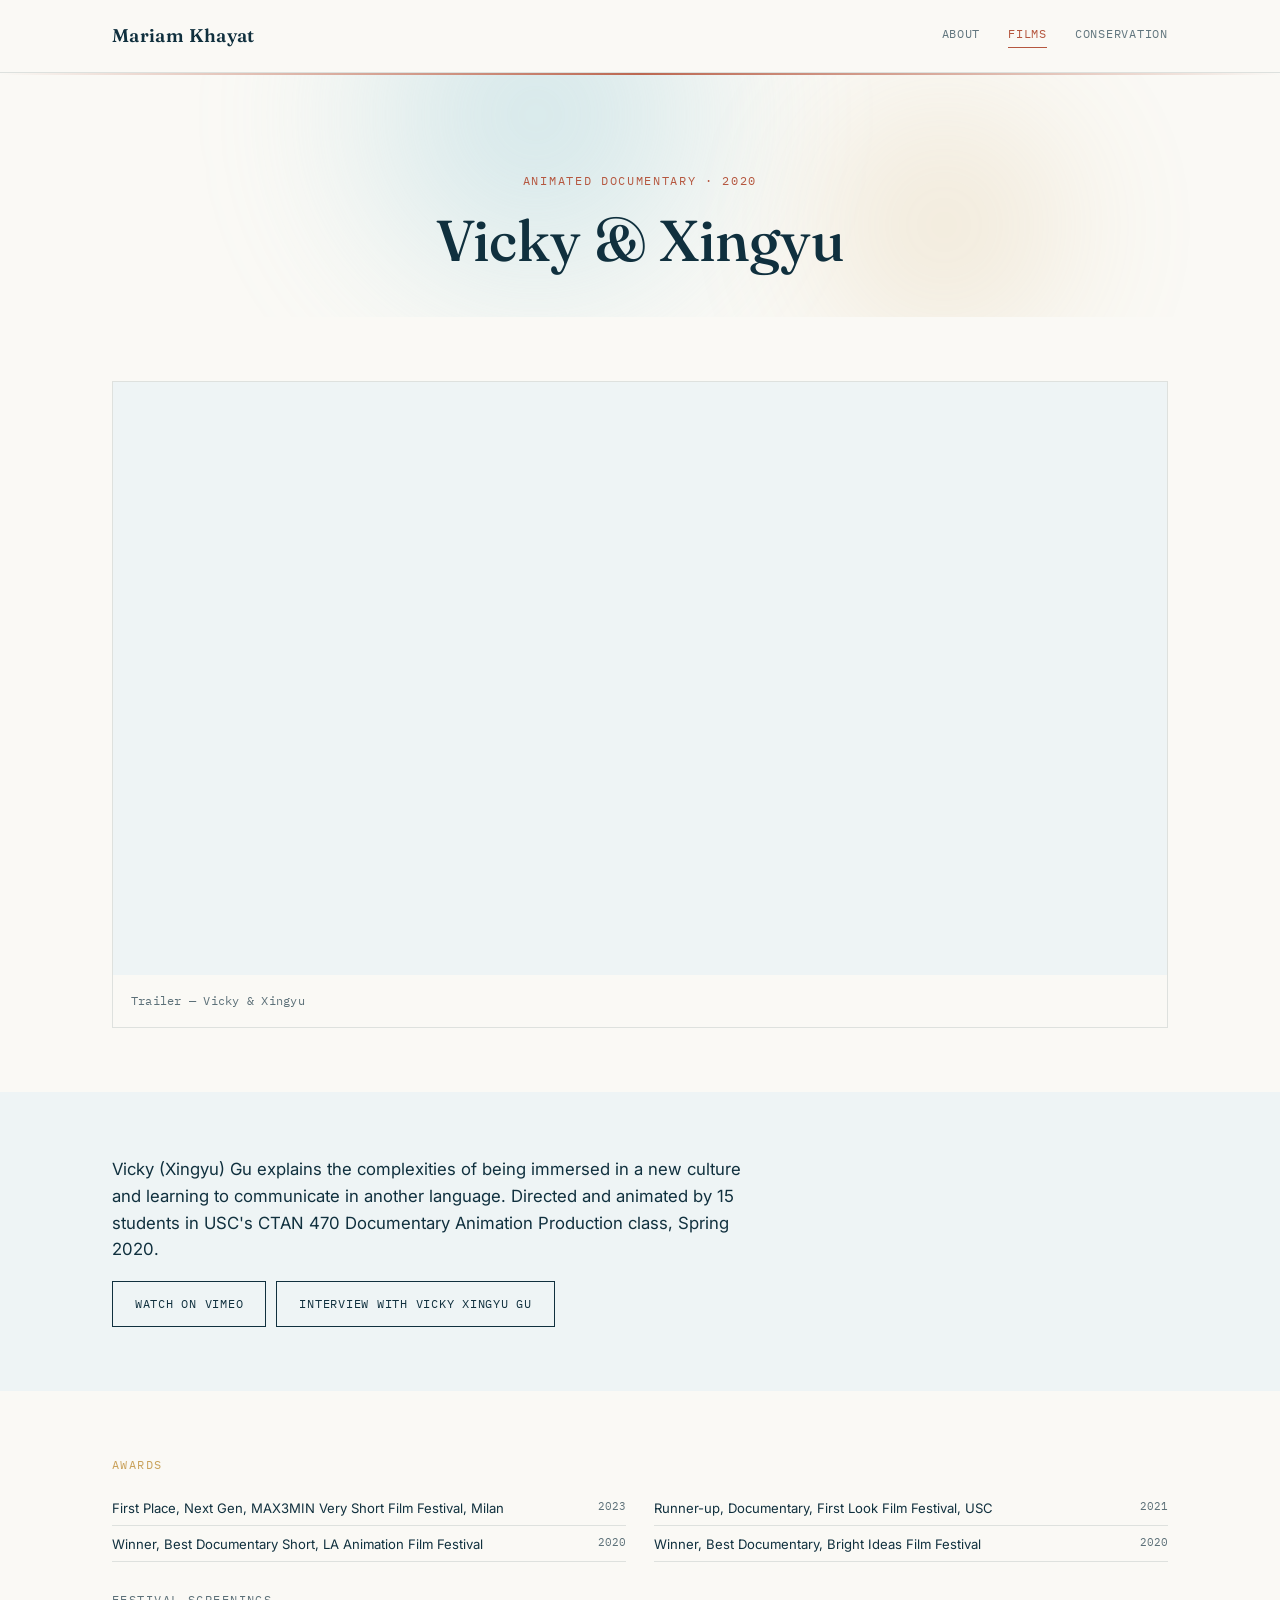
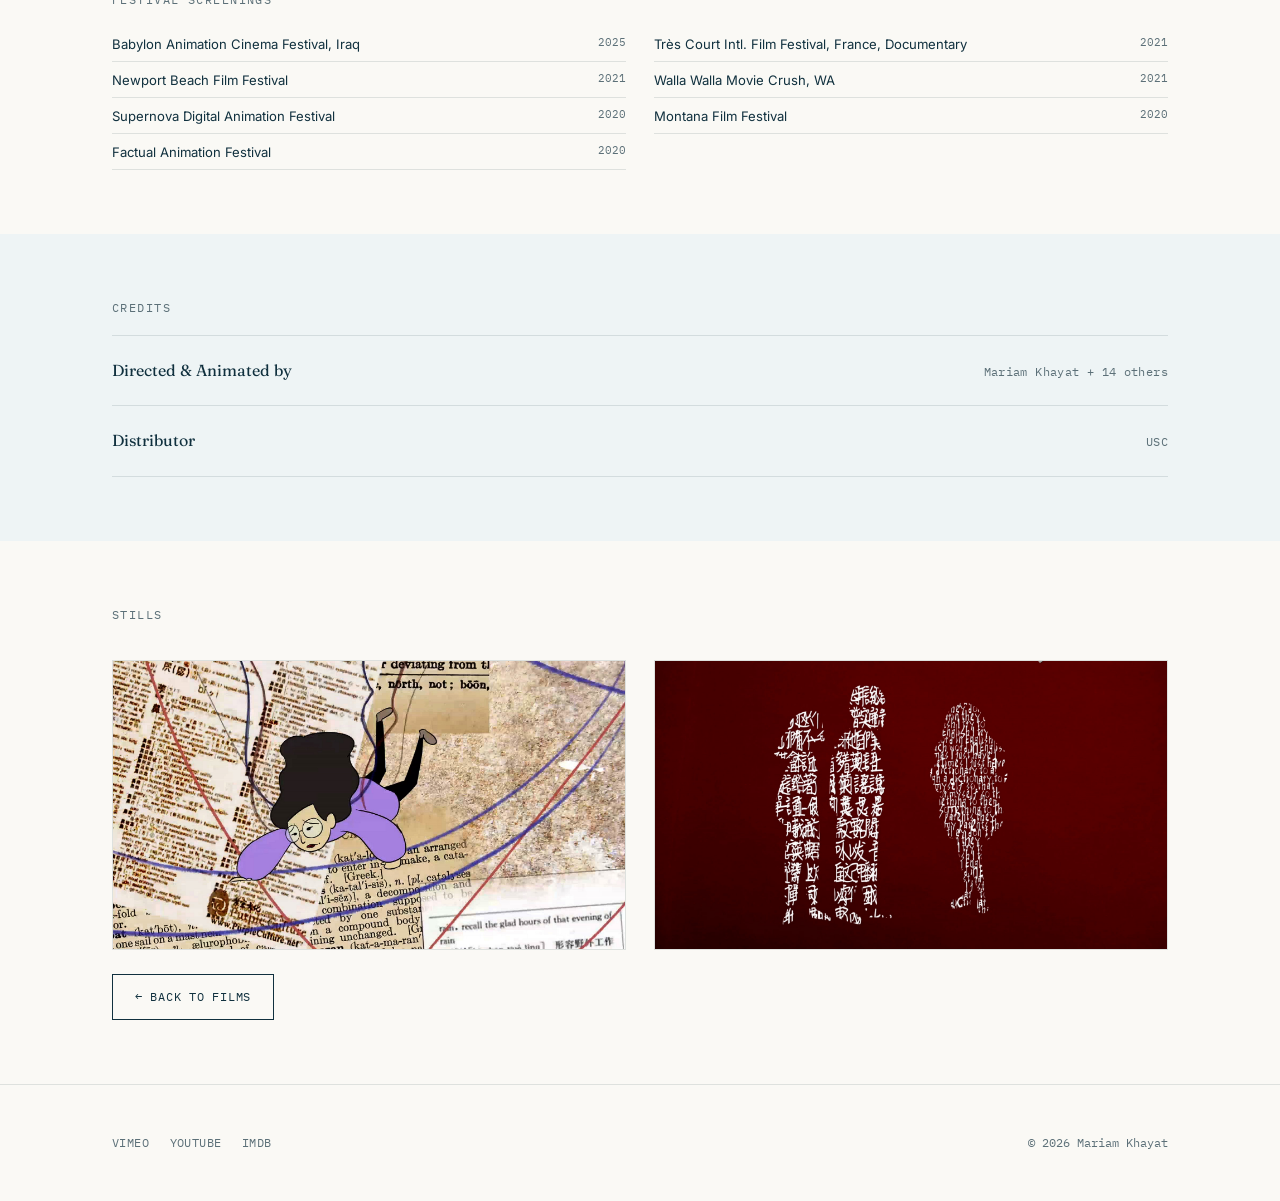
<file: vicky-xingyu.html>
<!DOCTYPE html>
<html lang="en">
<head>
<meta charset="UTF-8">
<meta name="viewport" content="width=device-width, initial-scale=1">
<title>Vicky &amp; Xingyu — Mariam Khayat</title>
<link rel="preconnect" href="https://fonts.googleapis.com">
<link href="https://fonts.googleapis.com/css2?family=Fraunces:ital,opsz,wght@0,9..144,400;0,9..144,500;0,9..144,600;1,9..144,500&family=Inter:wght@400;500;600&family=IBM+Plex+Mono:wght@400;500&display=swap" rel="stylesheet">
<link rel="stylesheet" href="style.css">
</head>
<body>

<nav class="site-nav">
  <div class="wrap">
    <a href="index.html" class="name">Mariam Khayat</a>
    <div class="links">
      <a href="about.html">About</a>
      <a href="films.html" class="track-film" aria-current="page">Films</a>
      <a href="conservation.html" class="track-cons">Conservation</a>
    </div>
  </div>
</nav>
<div class="horizon tone-film"></div>

<header class="hero" style="padding-bottom:16px;">
  <div class="wrap">
    <div class="eyebrow" style="color:var(--coral);">Animated Documentary · 2020</div>
    <h1 style="font-size:clamp(2.2rem,5vw,3.6rem);">Vicky &amp; Xingyu</h1>
  </div>
</header>

<section class="block tight">
  <div class="wrap">
    <div class="video-card">
      <div class="frame"><iframe src="https://player.vimeo.com/video/475207998" title="Vicky &amp; Xingyu — Trailer" allowfullscreen></iframe></div>
      <div class="cap">Trailer — Vicky &amp; Xingyu</div>
    </div>
  </div>
</section>

<section class="block tight paper">
  <div class="wrap">
    <div class="bio-body">
      <p>Vicky (Xingyu) Gu explains the complexities of being immersed in a new culture and learning to communicate in another language. Directed and animated by 15 students in USC's CTAN 470 Documentary Animation Production class, Spring 2020.</p>
    </div>
    <div style="display:flex; flex-wrap:wrap; gap:10px; margin-top:8px;">
      <a href="https://vimeo.com/mariamkhayat/vickyandxingyu?fl=tl&fe=ec" class="btn" target="_blank" rel="noopener">Watch on Vimeo</a>
      <a href="#" class="btn seagrass" target="_blank" rel="noopener"><!-- replace # with the interview link -->Interview with Vicky Xingyu Gu</a>
    </div>
  </div>
</section>

<section class="block tight">
  <div class="wrap">
    <div class="kicker gold">Awards</div>
    <div class="fest-compact">
      <div class="row"><span>First Place, Next Gen, MAX3MIN Very Short Film Festival, Milan</span><span class="meta">2023</span></div>
      <div class="row"><span>Runner-up, Documentary, First Look Film Festival, USC</span><span class="meta">2021</span></div>
      <div class="row"><span>Winner, Best Documentary Short, LA Animation Film Festival</span><span class="meta">2020</span></div>
      <div class="row"><span>Winner, Best Documentary, Bright Ideas Film Festival</span><span class="meta">2020</span></div>
    </div>

    <div class="kicker" style="margin-top:28px;">Festival Screenings</div>
    <div class="fest-compact">
      <div class="row"><span>Babylon Animation Cinema Festival, Iraq</span><span class="meta">2025</span></div>
      <div class="row"><span>Très Court Intl. Film Festival, France, Documentary</span><span class="meta">2021</span></div>
      <div class="row"><span>Newport Beach Film Festival</span><span class="meta">2021</span></div>
      <div class="row"><span>Walla Walla Movie Crush, WA</span><span class="meta">2021</span></div>
      <div class="row"><span>Supernova Digital Animation Festival</span><span class="meta">2020</span></div>
      <div class="row"><span>Montana Film Festival</span><span class="meta">2020</span></div>
      <div class="row"><span>Factual Animation Festival</span><span class="meta">2020</span></div>
    </div>
  </div>
</section>

<section class="block tight paper">
  <div class="wrap">
    <div class="kicker">Credits</div>
    <div class="credit-row"><div class="title" style="font-size:1rem;">Directed &amp; Animated by</div><div class="meta">Mariam Khayat + 14 others</div></div>
    <div class="credit-row"><div class="title" style="font-size:1rem;">Distributor</div><div class="meta">USC</div></div>
  </div>
</section>

<section class="block tight">
  <div class="wrap">
    <div class="kicker">Stills</div>
    <div class="video-grid">
      <div class="video-card"><div class="frame"><img src="Vicky_Still01.jpg" alt="Still from Vicky &amp; Xingyu" style="width:100%;height:100%;object-fit:cover;"></div></div>
      <div class="video-card"><div class="frame"><img src="Vicky_Still02.jpg" alt="Still from Vicky &amp; Xingyu" style="width:100%;height:100%;object-fit:cover;"></div></div>
    </div>
    <a href="films.html" class="btn coral" style="margin-top:24px;">&larr; Back to Films</a>
  </div>
</section>

<footer>
  <div class="wrap">
    <div class="socials">
      <a href="https://vimeo.com/mariamkhayat">Vimeo</a>
      <a href="https://www.youtube.com/user/MarmarKhayat">YouTube</a>
      <a href="http://www.imdb.com/name/nm8464386/">IMDb</a>
    </div>
    <div class="copy">&copy; 2026 Mariam Khayat</div>
  </div>
</footer>

</body>
</html>
</file>
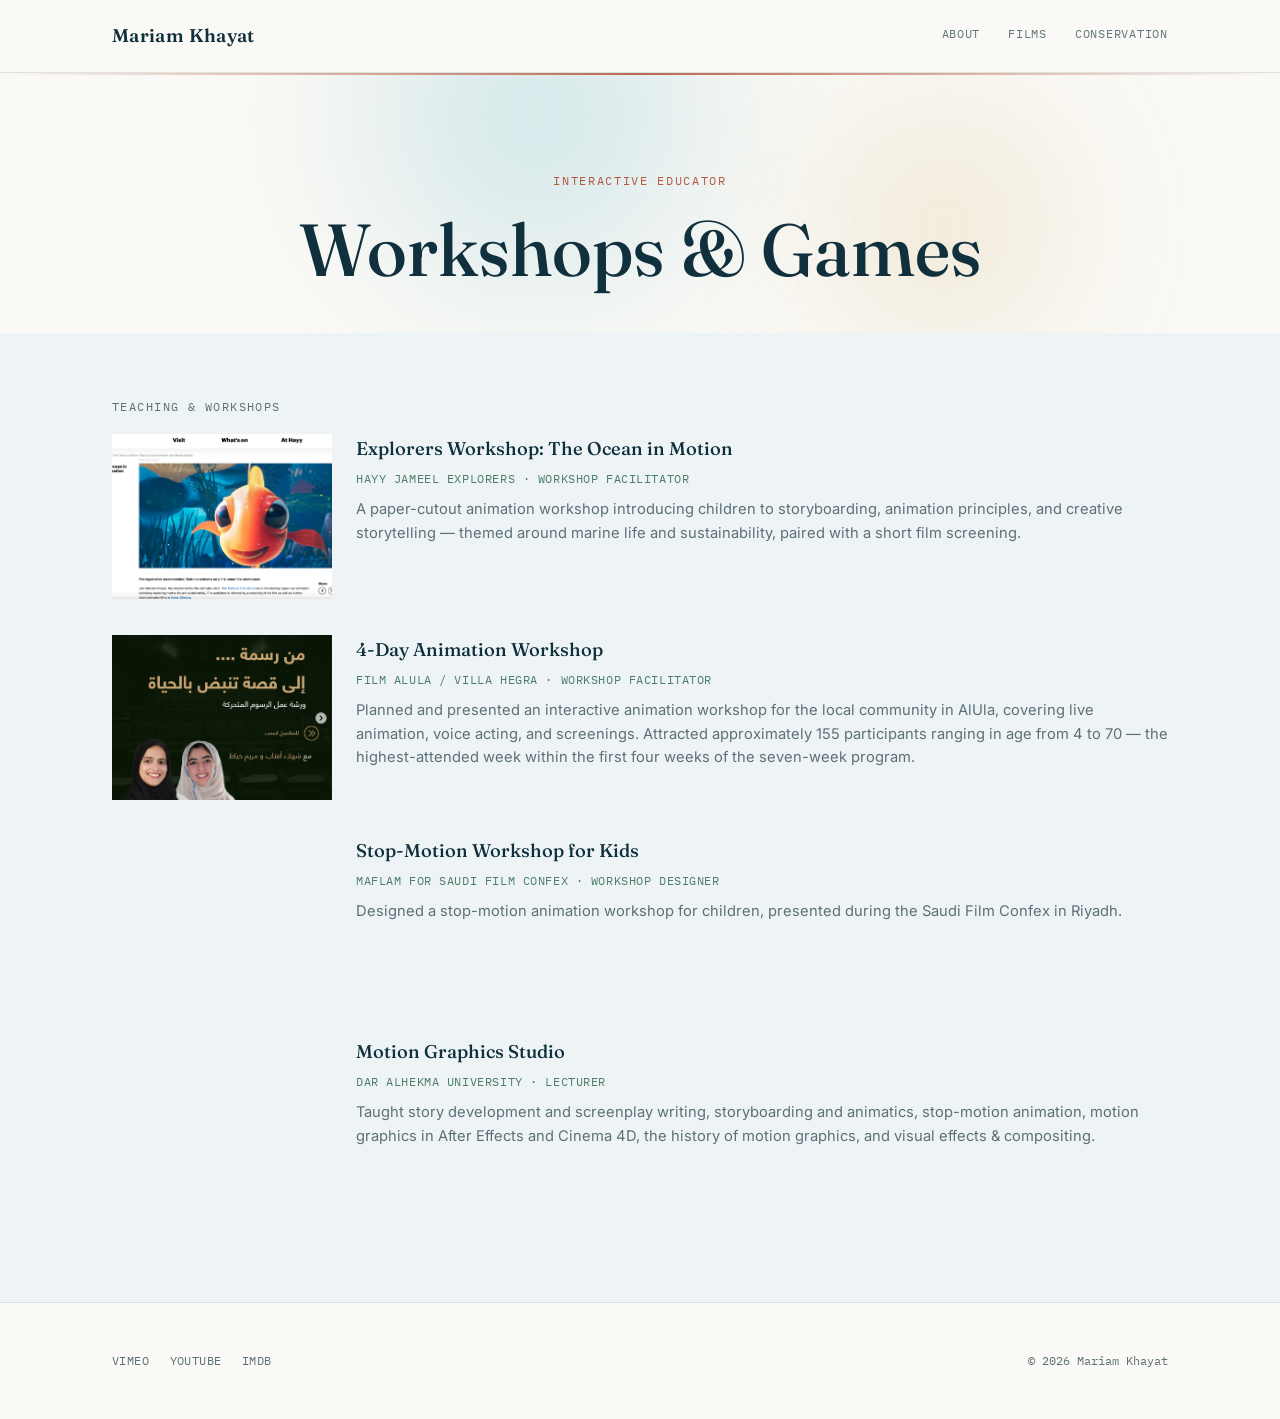
<file: workshops.html>
<!DOCTYPE html>
<html lang="en">
<head>
<meta charset="UTF-8">
<meta name="viewport" content="width=device-width, initial-scale=1">
<title>Workshops &amp; Games — Mariam Khayat</title>
<link rel="preconnect" href="https://fonts.googleapis.com">
<link href="https://fonts.googleapis.com/css2?family=Fraunces:ital,opsz,wght@0,9..144,400;0,9..144,500;0,9..144,600;1,9..144,500&family=Inter:wght@400;500;600&family=IBM+Plex+Mono:wght@400;500&display=swap" rel="stylesheet">
<link rel="stylesheet" href="style.css">
</head>
<body>

<nav class="site-nav">
  <div class="wrap">
    <a href="index.html" class="name">Mariam Khayat</a>
    <div class="links">
      <a href="about.html">About</a>
      <a href="films.html" class="track-film">Films</a>
      <a href="conservation.html" class="track-cons">Conservation</a>
    </div>
  </div>
</nav>
<div class="horizon tone-film"></div>

<header class="hero" style="padding-bottom:16px;">
  <div class="wrap">
    <div class="eyebrow" style="color:var(--coral);">Interactive Educator</div>
    <h1 style="">Workshops &amp; Games</h1>
  </div>
</header>

<section class="block tight paper">
  <div class="wrap">
    <div class="kicker">Teaching &amp; Workshops</div>

    <div class="workshop-card">
      <div class="thumb"><img src="WorkshopHayy_01.png" alt="Explorers Workshop: The Ocean in Motion"></div>
      <div>
        <h3>Explorers Workshop: The Ocean in Motion</h3>
        <div class="org">Hayy Jameel Explorers · Workshop Facilitator</div>
        <p>A paper-cutout animation workshop introducing children to storyboarding, animation principles, and creative storytelling — themed around marine life and sustainability, paired with a short film screening.</p>
      </div>
    </div>

    <div class="workshop-card">
      <div class="thumb"><img src="WorkshopUla_01.png" alt="Film AlUla animation workshop"></div>
      <div>
        <h3>4-Day Animation Workshop</h3>
        <div class="org">Film AlUla / Villa Hegra · Workshop Facilitator</div>
        <p>Planned and presented an interactive animation workshop for the local community in AlUla, covering live animation, voice acting, and screenings. Attracted approximately 155 participants ranging in age from 4 to 70 — the highest-attended week within the first four weeks of the seven-week program.</p>
      </div>
    </div>

    <div class="workshop-card">
      <div class="thumb" style="background:var(--bg-alt);"></div>
      <div>
        <h3>Stop-Motion Workshop for Kids</h3>
        <div class="org">MAFLAM for Saudi Film Confex · Workshop Designer</div>
        <p>Designed a stop-motion animation workshop for children, presented during the Saudi Film Confex in Riyadh.</p>
      </div>
    </div>

    <div class="workshop-card">
      <div class="thumb" style="background:var(--bg-alt);"></div>
      <div>
        <h3>Motion Graphics Studio</h3>
        <div class="org">Dar Alhekma University · Lecturer</div>
        <p>Taught story development and screenplay writing, storyboarding and animatics, stop-motion animation, motion graphics in After Effects and Cinema 4D, the history of motion graphics, and visual effects &amp; compositing.</p>
      </div>
    </div>

  </div>
</section>

<footer>
  <div class="wrap">
    <div class="socials">
      <a href="https://vimeo.com/mariamkhayat">Vimeo</a>
      <a href="https://www.youtube.com/user/MarmarKhayat">YouTube</a>
      <a href="http://www.imdb.com/name/nm8464386/">IMDb</a>
    </div>
    <div class="copy">&copy; 2026 Mariam Khayat</div>
  </div>
</footer>

</body>
</html>
</file>
<file: style.css>
/* ============================================================
   Mariam Khayat — design tokens, v2 (light / sea-layered)
   Moved off the dark night-sea theme to a bright, white-forward
   palette in shades of sea blue, per direct feedback. Keeps the
   dual-track structure and the horizon-line signature, adds
   layered soft-light "through water" glows behind the hero for
   depth instead of flat color, and a slot for a real film still
   (TMFA) as the hero's anchor image.
   ============================================================ */

:root {
  --bg: #faf9f5;            /* warm white, primary background */
  --bg-alt: #eef4f5;        /* pale sea tint, alternate sections */
  --ink: #10303e;           /* deep sea-navy, primary text */
  --ink-dim: #5c7078;       /* muted secondary text */
  --sea-deep: #1c5770;      /* primary blue accent */
  --sea-mid: #4f8fa6;       /* mid blue, layered glows / links */
  --sea-glow: #a9d4de;      /* pale glow accent for depth layers */
  --gold: #c9a15a;          /* AlUla gold — sparing accent */
  --coral: #b5573f;         /* film/director track accent */
  --seagrass: #4b7d68;      /* conservation track accent */
  --line: rgba(16,48,62,0.12);
  --radius: 2px;

  --font-display: "Fraunces", "Iowan Old Style", serif;
  --font-body: "Inter", -apple-system, sans-serif;
  --font-mono: "IBM Plex Mono", monospace;
}

* { box-sizing: border-box; }

html { scroll-behavior: smooth; }

@media (prefers-reduced-motion: reduce) {
  html { scroll-behavior: auto; }
  * { animation-duration: 0.001ms !important; transition-duration: 0.001ms !important; }
}

body {
  margin: 0;
  background: var(--bg);
  color: var(--ink);
  font-family: var(--font-body);
  font-size: 16px;
  line-height: 1.6;
  -webkit-font-smoothing: antialiased;
}

a { color: inherit; text-decoration: none; }
img { max-width: 100%; display: block; }

.wrap {
  max-width: 1120px;
  margin: 0 auto;
  padding: 0 32px;
}

/* ---------- Nav ---------- */

.site-nav {
  position: sticky;
  top: 0;
  z-index: 50;
  background: rgba(250,249,245,0.88);
  backdrop-filter: blur(6px);
  border-bottom: 1px solid var(--line);
}

.site-nav .wrap {
  display: flex;
  align-items: center;
  justify-content: space-between;
  height: 72px;
}

.site-nav .name {
  font-family: var(--font-display);
  font-size: 1.15rem;
  font-weight: 600;
  letter-spacing: 0.02em;
  color: var(--ink);
}

.site-nav .links {
  display: flex;
  gap: 28px;
  font-family: var(--font-mono);
  font-size: 0.78rem;
  letter-spacing: 0.06em;
  text-transform: uppercase;
}

.site-nav .links a {
  opacity: 0.65;
  color: var(--ink);
  border-bottom: 1px solid transparent;
  padding-bottom: 4px;
  transition: opacity 0.2s, border-color 0.2s;
}

.site-nav .links a:hover,
.site-nav .links a[aria-current="page"] {
  opacity: 1;
  border-color: currentColor;
}

.site-nav .links a.track-film:hover, .site-nav .links a.track-film[aria-current="page"] { color: var(--coral); }
.site-nav .links a.track-cons:hover, .site-nav .links a.track-cons[aria-current="page"] { color: var(--seagrass); }

/* ---------- Horizon signature ---------- */

.horizon {
  position: relative;
  height: 2px;
  background: linear-gradient(90deg, transparent, var(--sea-mid), transparent);
  margin: 0 auto;
  width: 100%;
  opacity: 0.9;
}

.horizon.tone-film { background: linear-gradient(90deg, transparent, var(--coral), transparent); }
.horizon.tone-cons { background: linear-gradient(90deg, transparent, var(--seagrass), transparent); }

/* ---------- Hero ---------- */

.hero {
  position: relative;
  padding: 96px 0 72px;
  text-align: center;
  overflow: hidden;
}

/* Soft layered glows behind the hero, like light through shallow
   water — this is the "not flat, has depth" element, done as
   static layered gradients rather than motion. */
.hero::before,
.hero::after {
  content: "";
  position: absolute;
  border-radius: 50%;
  filter: blur(60px);
  z-index: 0;
  pointer-events: none;
}

.hero::before {
  width: 520px; height: 520px;
  background: radial-gradient(circle, var(--sea-glow) 0%, transparent 70%);
  top: -220px; left: 50%;
  transform: translateX(-70%);
  opacity: 0.55;
}

.hero::after {
  width: 380px; height: 380px;
  background: radial-gradient(circle, var(--gold) 0%, transparent 70%);
  top: -40px; left: 50%;
  transform: translateX(30%);
  opacity: 0.22;
}

.hero .wrap { position: relative; z-index: 1; }

.hero .eyebrow {
  font-family: var(--font-mono);
  font-size: 0.75rem;
  letter-spacing: 0.14em;
  text-transform: uppercase;
  color: var(--ink-dim);
  margin-bottom: 22px;
}

.hero h1 {
  font-family: var(--font-display);
  font-weight: 500;
  font-size: clamp(2.6rem, 6vw, 4.6rem);
  line-height: 1.02;
  margin: 0 0 30px;
  color: var(--ink);
}

.split-tagline a {
  border-bottom: 1px solid transparent;
  transition: border-color 0.2s, color 0.2s;
}

.split-tagline a:hover {
  border-color: currentColor;
}

.split-tagline {
  display: flex;
  justify-content: center;
  align-items: center;
  gap: 22px;
  flex-wrap: wrap;
  font-family: var(--font-mono);
  font-size: 0.85rem;
  letter-spacing: 0.04em;
  color: var(--ink-dim);
}

.split-tagline .sep { color: var(--gold); }

/* ---------- Hero anchor image (film still) ---------- */

.hero-image {
  position: relative;
  z-index: 1;
  margin: 44px auto 0;
  max-width: 980px;
  border-radius: 3px;
  overflow: hidden;
  box-shadow: 0 40px 80px -24px rgba(16,48,62,0.4);
  background: linear-gradient(135deg, var(--sea-deep), var(--sea-mid));
}

@media (max-width: 1040px) {
  .hero-image { max-width: 92%; }
}

.hero-image img {
  width: 100%; height: auto;
  display: block;
}

.hero-image .placeholder-note {
  position: absolute;
  inset: 0;
  display: flex;
  align-items: center;
  justify-content: center;
  font-family: var(--font-mono);
  font-size: 0.75rem;
  letter-spacing: 0.05em;
  color: rgba(255,255,255,0.85);
  text-align: center;
  padding: 24px;
}

/* ---------- Track cards ---------- */

.tracks {
  position: relative;
  z-index: 1;
  display: grid;
  grid-template-columns: 1fr 1fr;
  gap: 48px;
  margin-top: 32px;
}

@media (max-width: 720px) {
  .tracks { grid-template-columns: 1fr; }
}

.track-card {
  background: none;
  padding: 0;
  transition: opacity 0.25s;
}

.track-card:hover { opacity: 0.75; }

.track-card .label {
  font-family: var(--font-mono);
  font-size: 0.72rem;
  letter-spacing: 0.12em;
  text-transform: uppercase;
  margin-bottom: 14px;
}

.track-card.film .label { color: var(--coral); }
.track-card.cons .label { color: var(--seagrass); }

.track-card h2 {
  font-family: var(--font-display);
  font-size: 1.7rem;
  font-weight: 500;
  margin: 0 0 14px;
  color: var(--ink);
}

.track-card.film h2 { }

.track-card p {
  color: var(--ink-dim);
  font-size: 0.95rem;
  margin: 0 0 20px;
}

.track-card.cons p { font-family: var(--font-body); }
.track-card.film p { font-family: var(--font-display); font-size: 1.02rem; line-height: 1.55; }

.track-card .go {
  font-family: var(--font-mono);
  font-size: 0.78rem;
  letter-spacing: 0.05em;
}

.track-card.film .go { color: var(--coral); }
.track-card.cons .go { color: var(--seagrass); }

/* ---------- Sections ---------- */

section.block { padding: 96px 0; }
section.block.tight { padding: 64px 0; }
section.block.paper { background: var(--bg-alt); }

.kicker {
  font-family: var(--font-mono);
  font-size: 0.75rem;
  letter-spacing: 0.12em;
  text-transform: uppercase;
  color: var(--ink-dim);
  margin-bottom: 18px;
}

h2.section-title {
  font-family: var(--font-display);
  font-weight: 500;
  font-size: clamp(1.7rem, 3.4vw, 2.3rem);
  margin: 0 0 28px;
  max-width: 720px;
  color: var(--ink);
}

.bio-body {
  max-width: 640px;
  font-size: 1.05rem;
}

.bio-body p { margin: 0 0 18px; }

/* ---------- Credits / lists ---------- */

.credit-row {
  display: flex;
  justify-content: space-between;
  align-items: baseline;
  gap: 24px;
  padding: 22px 0;
  border-top: 1px solid var(--line);
}

.credit-row:last-child { border-bottom: 1px solid var(--line); }

.credit-row .title {
  font-family: var(--font-display);
  font-size: 1.2rem;
  color: var(--ink);
}

.credit-row .title a {
  color: var(--ink);
  border-bottom: 1px solid var(--coral);
  transition: color 0.2s;
}

.credit-row .title a:hover { color: var(--coral); }

.credit-row .meta {
  font-family: var(--font-mono);
  font-size: 0.78rem;
  letter-spacing: 0.03em;
  color: var(--ink-dim);
  white-space: nowrap;
}

/* ---------- Video grid ---------- */

.video-grid {
  display: grid;
  grid-template-columns: repeat(auto-fit, minmax(280px, 1fr));
  gap: 28px;
  margin-top: 36px;
}

.video-card { border: 1px solid var(--line); background: var(--bg); }
.video-card .frame {
  aspect-ratio: 16/9;
  background: var(--bg-alt);
  position: relative;
  overflow: hidden;
}
.video-card iframe { width: 100%; height: 100%; border: 0; }

.video-card .cap {
  padding: 16px 18px;
  font-family: var(--font-mono);
  font-size: 0.78rem;
  color: var(--ink-dim);
  letter-spacing: 0.02em;
}

/* ---------- Footer ---------- */

footer {
  border-top: 1px solid var(--line);
  padding: 48px 0;
}

footer .wrap {
  display: flex;
  justify-content: space-between;
  align-items: center;
  flex-wrap: wrap;
  gap: 20px;
}

footer .socials {
  display: flex;
  gap: 20px;
  font-family: var(--font-mono);
  font-size: 0.78rem;
  letter-spacing: 0.04em;
  text-transform: uppercase;
  color: var(--ink-dim);
}

footer .socials a:hover { color: var(--sea-deep); }

footer .copy {
  font-family: var(--font-mono);
  font-size: 0.72rem;
  color: var(--ink-dim);
}

/* ---------- Visual film cards ---------- */

.film-grid {
  display: grid;
  grid-template-columns: repeat(auto-fit, minmax(300px, 1fr));
  gap: 32px;
  margin-top: 12px;
}

.film-card {
  background: none;
}

.film-card .thumb {
  display: block;
  aspect-ratio: 3/4;
  background: var(--bg);
  overflow: hidden;
}

.film-grid.compact .thumb { aspect-ratio: 16/9; }
.film-grid.compact .thumb img { object-fit: cover; }

.film-card .thumb img {
  width: 100%; height: 100%;
  object-fit: contain;
  background: var(--bg);
}

.block.paper .film-card .thumb,
.block.paper .film-card .thumb img {
  background: var(--bg-alt);
}

.film-card .body { padding: 20px 22px 22px; }

.film-card h3 {
  font-family: var(--font-display);
  font-size: 1.3rem;
  font-weight: 500;
  margin: 0 0 8px;
  color: var(--ink);
}

.film-card h3 a { color: var(--ink); }
.film-card h3 a:hover { color: var(--coral); }

.film-card p {
  color: var(--ink-dim);
  font-size: 0.92rem;
  margin: 0 0 18px;
}

.film-card .actions {
  display: flex;
  flex-wrap: wrap;
  gap: 10px;
}

.film-card .actions a {
  font-family: var(--font-mono);
  font-size: 0.7rem;
  letter-spacing: 0.05em;
  text-transform: uppercase;
  border: 1px solid var(--ink);
  padding: 8px 14px;
  color: var(--ink);
  transition: background 0.2s, color 0.2s;
}

.film-card .actions a:hover { background: var(--ink); color: var(--bg); }
.film-card .actions a.netflix:hover { background: var(--coral); color: var(--bg); border-color: var(--coral); }

.film-card .hint {
  display: block;
  font-family: var(--font-mono);
  font-size: 0.7rem;
  letter-spacing: 0.04em;
  color: var(--coral);
  margin: -4px 0 14px;
}

.film-card .hint:hover { text-decoration: underline; }

/* ---------- In-page jump nav ---------- */

.jump-nav {
  display: flex;
  flex-wrap: wrap;
  justify-content: center;
  gap: 24px;
  font-family: var(--font-mono);
  font-size: 0.75rem;
  letter-spacing: 0.05em;
  text-transform: uppercase;
  color: var(--ink-dim);
  padding: 18px 0;
  border-top: 1px solid var(--line);
  border-bottom: 1px solid var(--line);
}

.jump-nav a:hover { color: var(--coral); }

/* ---------- Compact award/festival lists ---------- */

ul.compact-list {
  columns: 2;
  column-gap: 32px;
  margin: 12px 0 0;
  padding: 0;
  list-style: none;
}

ul.compact-list li {
  font-size: 0.85rem;
  line-height: 1.5;
  color: var(--ink-dim);
  padding: 6px 0;
  border-bottom: 1px solid var(--line);
  break-inside: avoid;
}

ul.compact-list li strong { color: var(--ink); font-weight: 500; }

@media (max-width: 640px) {
  ul.compact-list { columns: 1; }
}

/* ---------- Compact producer card grid ---------- */

.film-grid.compact { grid-template-columns: repeat(auto-fit, minmax(200px, 1fr)); gap: 20px; }
.film-grid.compact .body { padding: 12px 14px 14px; }
.film-grid.compact h3 { font-size: 1rem; }
.film-grid.compact p { font-size: 0.8rem; margin-bottom: 10px; }
.film-grid.compact .actions a { font-size: 0.65rem; padding: 6px 10px; }

/* ---------- Pointer card (links Films → Workshops page) ---------- */

.pointer-card {
  border: 1px solid var(--line);
  background: var(--bg-alt);
  padding: 28px 32px;
  display: flex;
  justify-content: space-between;
  align-items: center;
  gap: 20px;
  flex-wrap: wrap;
}

.pointer-card h3 {
  font-family: var(--font-display);
  font-size: 1.1rem;
  margin: 0 0 6px;
  color: var(--ink);
}

.pointer-card p { margin: 0; color: var(--ink-dim); font-size: 0.9rem; }

.pill-list {
  display: flex;
  flex-wrap: wrap;
  gap: 10px;
  margin-top: 8px;
}

.pill {
  border: 1px solid var(--line);
  padding: 7px 14px;
  font-family: var(--font-mono);
  font-size: 0.75rem;
  color: var(--ink-dim);
}

/* ---------- Workshop cards (image + description) ---------- */

.workshop-card {
  display: grid;
  grid-template-columns: 220px 1fr;
  gap: 24px;
  margin-bottom: 36px;
  align-items: start;
}

@media (max-width: 640px) {
  .workshop-card { grid-template-columns: 1fr; }
}

.workshop-card .thumb {
  aspect-ratio: 4/3;
  background: var(--bg-alt);
  overflow: hidden;
}

.workshop-card .thumb img {
  width: 100%; height: 100%;
  object-fit: cover;
}

.workshop-card h3 {
  font-family: var(--font-display);
  font-size: 1.15rem;
  font-weight: 500;
  margin: 0 0 6px;
  color: var(--ink);
}

.workshop-card .org {
  font-family: var(--font-mono);
  font-size: 0.72rem;
  letter-spacing: 0.05em;
  text-transform: uppercase;
  color: var(--seagrass);
  margin-bottom: 10px;
}

.workshop-card p {
  color: var(--ink-dim);
  font-size: 0.92rem;
  margin: 0;
}

/* ---------- Compact festival/awards list ---------- */

.kicker.gold { color: var(--gold); }

.fest-compact {
  display: grid;
  grid-template-columns: 1fr 1fr;
  gap: 2px 28px;
  margin-top: 8px;
}

@media (max-width: 640px) {
  .fest-compact { grid-template-columns: 1fr; }
}

.fest-compact .row {
  display: flex;
  justify-content: space-between;
  gap: 12px;
  padding: 6px 0;
  border-bottom: 1px solid var(--line);
  font-size: 0.82rem;
}

.fest-compact .row .meta {
  font-family: var(--font-mono);
  font-size: 0.7rem;
  color: var(--ink-dim);
  white-space: nowrap;
}

/* ---------- Spotlight section (Games / Workshops) ---------- */

.spotlight {
  background: linear-gradient(180deg, var(--bg-alt), var(--bg));
  border-top: 3px solid var(--gold);
  border-bottom: 3px solid var(--gold);
}

.btn {
  display: inline-block;
  border: 1px solid currentColor;
  padding: 12px 22px;
  font-family: var(--font-mono);
  font-size: 0.78rem;
  letter-spacing: 0.06em;
  text-transform: uppercase;
  color: var(--ink);
  transition: background 0.2s, color 0.2s;
}

.btn.gold:hover { background: var(--gold); color: var(--bg); }
.btn.coral:hover { background: var(--coral); color: var(--bg); }
.btn.seagrass:hover { background: var(--seagrass); color: var(--bg); }
</file>
